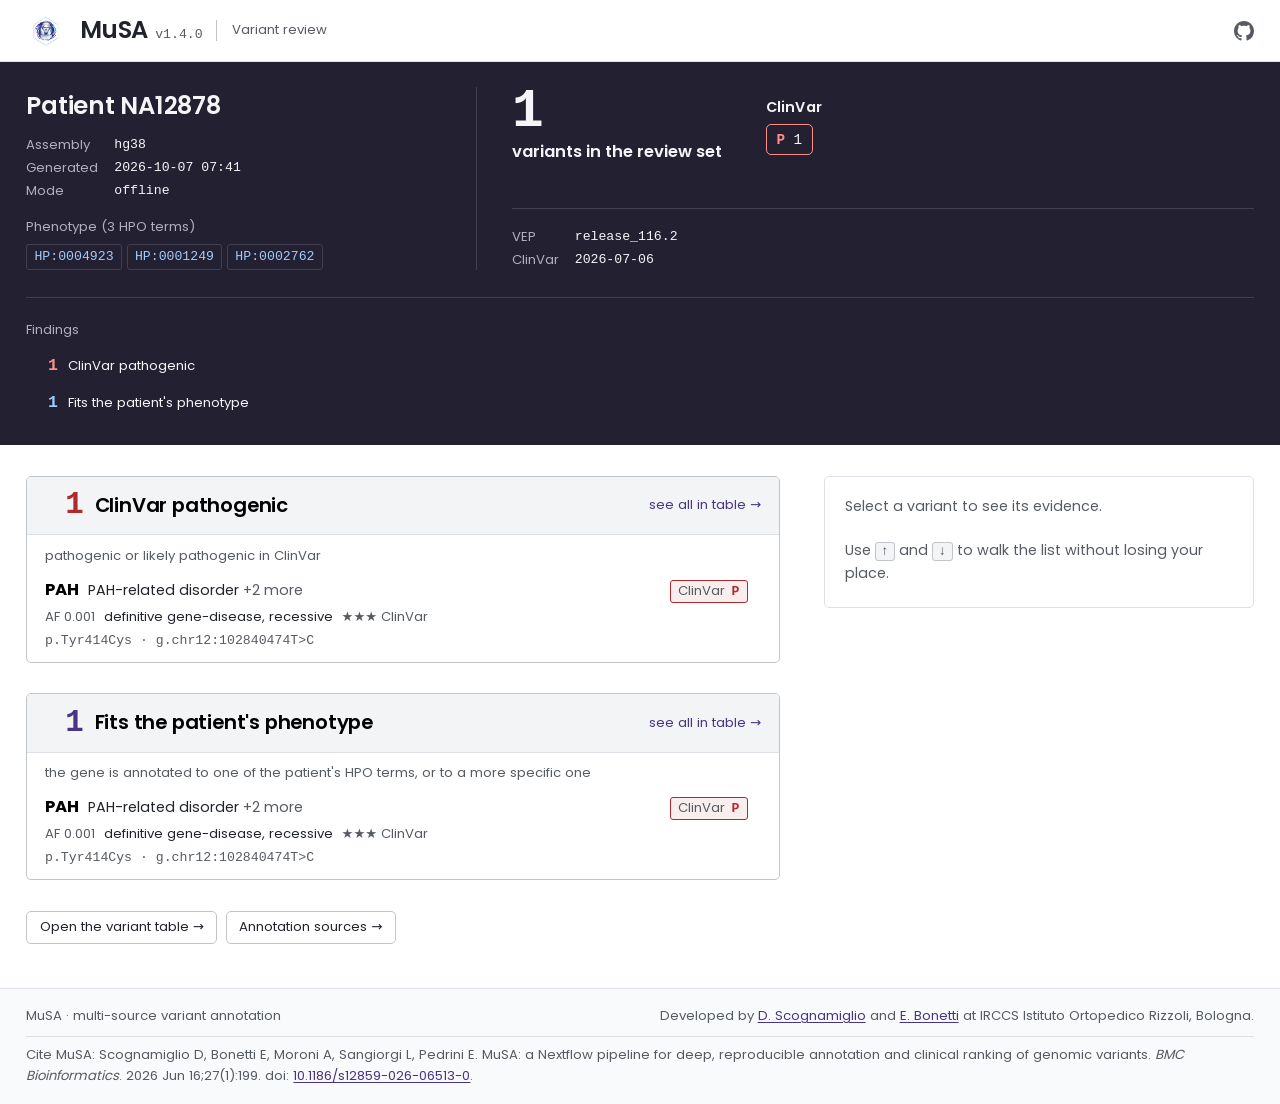
<file: docs/site/example/NA12878_basic.html>
<!DOCTYPE html>
<html lang="en">
<head>
<meta charset="utf-8"/>
<meta name="viewport" content="width=device-width, initial-scale=1"/>
<title>NA12878 &middot; MuSA variant review</title>
<style>
@font-face{font-family:Poppins;font-style:normal;font-weight:400;font-display:block;src:url([data-uri]) format('woff2')}
@font-face{font-family:Poppins;font-style:normal;font-weight:500;font-display:block;src:url([data-uri]) format('woff2')}
@font-face{font-family:Poppins;font-style:normal;font-weight:600;font-display:block;src:url([data-uri]) format('woff2')}
@font-face{font-family:Poppins;font-style:normal;font-weight:700;font-display:block;src:url([data-uri]) format('woff2')}

:root {
  color-scheme: light;

  --bg:             oklch(0.985 0.002 250);
  --surface:        oklch(1     0     0  );
  --surface-sunken: oklch(0.966 0.004 250);
  --border:         oklch(0.905 0.006 250);
  --border-strong:  oklch(0.820 0.008 250);
  --ink:            oklch(0.260 0.012 255);
  --ink-muted:      oklch(0.470 0.013 255);
  /* MuSA's own mark is inked #362276, a deep indigo. Taking the accent from the
     logo rather than inventing one keeps the document on-brand; it is a long way
     from the #6c5fff neon of the previous dark theme. 9.0:1 on --bg. */
  --accent:         oklch(0.395 0.130 292);
  --accent-weak:    oklch(0.395 0.130 292 / 0.09);
  --accent-ring:    oklch(0.395 0.130 292 / 0.32);

  /* Clinical significance ramp. Deliberately not red-to-green: benign resolves to
     teal and likely-benign to blue, so pathogenic vs benign survives deuteranopia
     and protanopia. Every chip also carries its abbreviation as text. */
  --sig-p:    oklch(0.50 0.17  25);
  --sig-lp:   oklch(0.55 0.14  45);
  --sig-vus:  oklch(0.52 0.11  75);
  --sig-lb:   oklch(0.52 0.09 230);
  --sig-b:    oklch(0.47 0.08 165);
  --sig-nc:   oklch(0.55 0.008 255);

  /* The same ramp lifted for the inked band, where the ground is near-black instead
     of white. Not a second palette: same hues, same order, relit. */
  --band:        oklch(0.255 0.035 292);
  --band-ink:    oklch(0.970 0.005 292);
  --band-muted:  oklch(0.760 0.020 292);
  --band-line:   oklch(0.380 0.035 292);
  --band-link:   oklch(0.830 0.080 250);
  --sig-p-lift:   oklch(0.78 0.15  25);
  --sig-lp-lift:  oklch(0.82 0.13  45);
  --sig-vus-lift: oklch(0.86 0.12  90);
  --sig-lb-lift:  oklch(0.80 0.10 230);
  --sig-b-lift:   oklch(0.83 0.11 165);
  --sig-nc-lift:  oklch(0.72 0.012 255);

  /* One family carries the whole document, with weight and tracking doing the work
     the old serif/sans split did. The serif role is gone: it resolved to Times on
     most Linux desktops, which read as a memo from 1998 rather than as a clinical
     record. Data stays mono, always. */
  --font-display: Poppins, ui-sans-serif, system-ui, -apple-system, "Segoe UI", Helvetica, Arial, sans-serif;
  --font-sans:    Poppins, ui-sans-serif, system-ui, -apple-system, "Segoe UI", Helvetica, Arial, sans-serif;
  --font-mono:    ui-monospace, "SF Mono", "Cascadia Mono", Menlo, Consolas, "Liberation Mono", monospace;

  --step--1: 0.75rem;
  --step-0:  0.8125rem;
  --step-1:  0.9375rem;
  --step-2:  1.125rem;
  --step-3:  1.375rem;
  --step-4:  1.75rem;
  --step-5:  2.25rem;
  --step-6:  3rem;

  --radius: 5px;

  --z-sticky:  10;
  --z-panel:   20;
  --z-toast:   30;
  --z-modal:   40;
}


*, *::before, *::after { box-sizing: border-box; margin: 0; padding: 0; }

/* These are read for hours at desk distance on lab monitors, so the whole rem scale
   is set 10% up from browser default rather than each size being nudged by hand. */
html { -webkit-text-size-adjust: 100%; font-size: 110%; }

body {
  background: var(--bg);
  color: var(--ink);
  font-family: var(--font-sans);
  font-size: var(--step-0);
  line-height: 1.55;
  -webkit-font-smoothing: antialiased;
}

a { color: var(--accent); text-decoration-thickness: 1px; text-underline-offset: 2px; }
a:hover { text-decoration-thickness: 2px; }

:focus-visible {
  outline: 2px solid var(--accent);
  outline-offset: 2px;
  border-radius: 3px;
}

.mono { font-family: var(--font-mono); font-variant-numeric: tabular-nums; }

/* Visible to screen readers only. Used to give colour-coded chips a spoken
   equivalent and to label controls that read as icons. */
.sr-only {
  position: absolute; width: 1px; height: 1px; padding: 0; margin: -1px;
  overflow: hidden; clip: rect(0 0 0 0); white-space: nowrap; border: 0;
}

/* ── masthead ─────────────────────────────────────────────────────────────── */
.masthead {
  position: sticky; top: 0; z-index: var(--z-sticky);
  display: flex; align-items: center; justify-content: space-between;
  gap: 1.5rem;
  padding: 0.6rem 1.5rem;
  background: var(--surface);
  border-bottom: 1px solid var(--border);
}
.masthead-id { display: flex; align-items: center; gap: 0.75rem; min-width: 0; }
/* The mark is the image; the wordmark and version are set in type. The banner asset
   carried its own baked-in "v1.0", which goes stale the moment the pipeline is
   tagged again, and no image height made its strapline legible. */
.masthead-mark { height: 40px; width: 40px; display: block; }
.masthead-wordmark {
  display: flex; align-items: baseline; gap: 0.4rem;
  font-family: var(--font-display); font-size: var(--step-3); font-weight: 600;
  letter-spacing: -0.015em; line-height: 1;
}
.masthead-version {
  font-family: var(--font-mono); font-size: var(--step--1); font-weight: 400;
  color: var(--ink-muted); letter-spacing: 0;
}
.masthead-doc {
  font-size: var(--step--1); color: var(--ink-muted);
  padding-left: 0.875rem; border-left: 1px solid var(--border-strong);
}
.masthead-meta {
  display: flex; gap: 1.25rem; flex-wrap: wrap;
  font-family: var(--font-mono); font-size: var(--step--1);
  color: var(--ink-muted); font-variant-numeric: tabular-nums;
}
.masthead-meta b { color: var(--ink); font-weight: 600; }

.masthead-right { display: flex; align-items: center; gap: 1.25rem; }
.masthead-github {
  display: flex; color: var(--ink-muted); line-height: 0;
}
.masthead-github:hover { color: var(--ink); }

/* ── page frame ───────────────────────────────────────────────────────────── */
.wrap { padding: 1.5rem; max-width: 1800px; margin-inline: auto; }

h1.doc-title {
  font-family: var(--font-display); font-weight: 600;
  font-size: var(--step-4); letter-spacing: -0.015em;
  text-wrap: balance; margin-bottom: 0.25rem;
}
.doc-sub { color: var(--ink-muted); font-size: var(--step-1); text-wrap: pretty; }

h2.section-title {
  font-family: var(--font-display); font-weight: 600;
  font-size: var(--step-2); letter-spacing: -0.01em;
  margin-bottom: 0.75rem;
}

/* ── significance chips ───────────────────────────────────────────────────── */
/* The abbreviation is the signal; colour is reinforcement. Removing all colour
   must leave the chip fully readable, which is why the code is always present. */
.chip {
  display: inline-flex; align-items: baseline; gap: 0.3rem;
  font-family: var(--font-mono); font-size: var(--step--1); line-height: 1.4;
  padding: 0.05rem 0.4rem;
  border: 1px solid currentColor; border-radius: 3px;
  white-space: nowrap;
}
.chip b { font-weight: 700; letter-spacing: 0.02em; }
.chip .chip-note { font-weight: 400; opacity: 0.75; }
/* Both classifiers now report on the same five-step scale, which is the point, but
   it means a bare pair of chips reading "P  LB" no longer says which said which.
   Anywhere the two appear side by side outside a headed table column, they are
   named. */
.chip .chip-src {
  font-family: var(--font-sans); font-weight: 400;
  color: var(--ink-muted); margin-right: 0.1rem;
}

.chip.sig-p   { color: var(--sig-p);   background: color-mix(in oklab, var(--sig-p)   8%, transparent); }
.chip.sig-lp  { color: var(--sig-lp);  background: color-mix(in oklab, var(--sig-lp)  8%, transparent); }
.chip.sig-vus { color: var(--sig-vus); background: color-mix(in oklab, var(--sig-vus) 8%, transparent); }
.chip.sig-lb  { color: var(--sig-lb);  background: color-mix(in oklab, var(--sig-lb)  8%, transparent); }
.chip.sig-b   { color: var(--sig-b);   background: color-mix(in oklab, var(--sig-b)   8%, transparent); }
.chip.sig-nc  { color: var(--sig-nc);  background: transparent; border-style: dashed; }

/* ── buttons and controls ─────────────────────────────────────────────────── */
.btn {
  font: inherit; font-size: var(--step--1);
  padding: 0.3rem 0.7rem;
  background: var(--surface); color: var(--ink);
  border: 1px solid var(--border-strong); border-radius: var(--radius);
  cursor: pointer;
  transition: background 140ms ease, border-color 140ms ease;
}
.btn:hover { background: var(--surface-sunken); }
.btn[aria-pressed="true"] {
  background: var(--accent-weak);
  border-color: var(--accent);
  color: var(--accent);
  font-weight: 600;
}

.field {
  font: inherit; font-size: var(--step--1);
  padding: 0.3rem 0.6rem;
  background: var(--surface); color: var(--ink);
  border: 1px solid var(--border-strong); border-radius: var(--radius);
}
.field::placeholder { color: var(--ink-muted); }

/* ── footer ───────────────────────────────────────────────────────────────── */
.doc-footer {
  border-top: 1px solid var(--border);
  padding: 1rem 1.5rem;
  display: flex; flex-wrap: wrap; gap: 0.5rem 1.5rem;
  justify-content: space-between;
  font-size: var(--step--1); color: var(--ink-muted);
}
/* The credit line stays on one line, never wrapping mid-sentence: a name split across
   two rows by a container that happens to be narrow reads as a rendering fault, not as
   a design choice. It can outgrow the footer's own width on a narrow screen; the
   footer scrolls that one line rather than breaking it or forcing the whole page wide. */
.doc-credit { white-space: nowrap; }
.doc-credit a { color: var(--accent); }
.doc-citation {
  flex-basis: 100%; order: 3;
  padding-top: 0.5rem; border-top: 1px solid var(--border);
  text-wrap: pretty;
}
.doc-citation a { color: var(--accent); }

@media (max-width: 700px) {
  .doc-credit { overflow-x: auto; max-width: 100%; }
}

@media (prefers-reduced-motion: reduce) {
  *, *::before, *::after {
    animation-duration: 0.01ms !important;
    animation-iteration-count: 1 !important;
    transition-duration: 0.01ms !important;
  }
}

@media print {
  .masthead { position: static; }
  .no-print { display: none !important; }
  body { background: #fff; }
}


:root { --band-h: 0px; }
html { scroll-padding-top: calc(var(--band-h) + 1rem); }

/* Sticky band, static masthead -- the default for any page that includes this shell,
   not a per-page choice: it lives here rather than in each page's own CSS specifically
   so the @media print override below stays textually last for the cascade. A plain
   rule and a print-scoped rule for the same property have equal specificity, so the
   one later in source order always wins, print or not; the override has to load after
   the default within the SAME file or a later page-specific stylesheet re-asserting
   "sticky" (even harmlessly, for its own unrelated properties) silently wins print
   back. This bit us once already -- see git history. */
.masthead { position: static; }
.band { position: sticky; top: 0; z-index: var(--z-sticky); }

.band {
  display: grid; gap: 1.5rem 2rem; align-items: stretch;
  padding: 1.4rem 1.5rem;
  background: var(--band); color: var(--band-ink);
}

.band-figure { display: grid; gap: 0.1rem; }
.band-n {
  font-family: var(--font-mono); font-variant-numeric: tabular-nums;
  font-size: var(--step-6); font-weight: 600; line-height: 0.95;
  letter-spacing: -0.02em;
}
.band-label { font-size: var(--step-1); font-weight: 600; }

/* Each class as its own bordered box with the count beside the code. Every class is
   equally visible whether it holds four items or six hundred, which is the point. */
.key {
  display: inline-flex; align-items: baseline; gap: 0.45rem;
  padding: 0.2rem 0.55rem;
  font-family: var(--font-mono); font-size: var(--step-0);
  font-variant-numeric: tabular-nums;
  border: 1px solid currentColor; border-radius: var(--radius);
}
.key b { font-weight: 700; letter-spacing: 0.03em; }
.key .key-n { color: var(--band-ink); font-weight: 500; }
.key.sig-p   { color: var(--sig-p-lift); }
.key.sig-lp  { color: var(--sig-lp-lift); }
.key.sig-vus { color: var(--sig-vus-lift); }
.key.sig-lb  { color: var(--sig-lb-lift); }
.key.sig-b   { color: var(--sig-b-lift); }
/* Dashed, matching the chip convention: an absent/unpinned/not-classified state is
   an absence, not a class of its own. */
.key.sig-nc  { color: var(--sig-nc-lift); border-style: dashed; }

@media print {
  .band { position: static; -webkit-print-color-adjust: exact; print-color-adjust: exact; }
}


[hidden] { display: none !important; }

/* What follows the reader down the page is the case, not the software. The masthead
   says "MuSA v1.1.0", which is worth reading once; the band says which patient, which
   review set, and what was found in it, which is worth having at every scroll
   position. Sticky band, static masthead -- and the print override that undoes both
   for the printer -- are shared defaults in musa_report_style.BAND_CSS along with the
   grid base, the hero figure and the .key boxes; what's here is specific to this page:
   the three-column layout and the case/HPO/findings-index content that fills it. */

/* ── inked band ───────────────────────────────────────────────────────────── */
/* Three columns: the case on the left, what was found in it in the middle, an index
   into it on the right. Every count in here is over the review set, so nothing in the
   band can contradict the findings below it. The case identity used to sit in the
   masthead beside the logo, which is the wrong place for it — the masthead identifies
   the software, the band identifies the patient. */
.band {
  grid-template-columns: minmax(0, 0.75fr) minmax(0, 1.5fr) minmax(0, 0.85fr);
}
/* stretch, not start: the two rules are the division between the three blocks, and a
   rule that stops short of the block beside it reads as a rendering accident. */
.band-case, .band-stats {
  border-right: 1px solid var(--band-line); padding-right: 2rem;
}
.case-id {
  font-family: var(--font-display); font-size: var(--step-3); font-weight: 600;
  letter-spacing: -0.01em; margin-bottom: 0.6rem;
}
.case-meta {
  display: grid; grid-template-columns: max-content minmax(0, 1fr);
  gap: 0.15rem 0.9rem; font-size: var(--step--1);
}
.case-meta dt { color: var(--band-muted); }
.case-meta dd { font-family: var(--font-mono); font-variant-numeric: tabular-nums; }

/* HPO terms are the reason this case is being read at all, so they belong beside the
   patient rather than nowhere. Offline the report has the identifiers but not their
   names, so each one links out to the term. */
.case-hpo { margin-top: 0.9rem; }
.case-hpo-label {
  display: block; font-size: var(--step--1); color: var(--band-muted);
  margin-bottom: 0.35rem;
}
.case-hpo-terms { display: flex; flex-wrap: wrap; gap: 0.3rem; }
.case-hpo-terms a {
  font-family: var(--font-mono); font-size: var(--step--1);
  color: var(--band-link); text-decoration: none;
  padding: 0.1rem 0.4rem;
  border: 1px solid var(--band-line); border-radius: 3px;
}
.case-hpo-terms a:hover { border-color: var(--band-link); }
.case-hpo-none { font-size: var(--step--1); color: var(--band-muted); font-style: italic; }

/* Three rows: the figure and the two scales share the first, the middle one is the
   slack that makes this block as tall as the two beside it, and the provenance sits on
   the baseline of the band. */
.band-stats {
  display: grid; gap: 1.25rem 2.5rem; align-items: center;
  grid-template-columns: minmax(0, auto) minmax(0, 1fr);
  grid-template-rows: auto minmax(0, 1fr) auto;
}

/* Which release of VEP and which weekly ClinVar produced these calls. It belongs with
   the counts rather than in the case block: it qualifies the numbers directly above
   it, and a classification is only as current as the database it came from. */
.band-versions {
  grid-column: 1 / -1; grid-row: 3; align-self: end;
  display: grid; grid-template-columns: max-content minmax(0, 1fr);
  gap: 0.15rem 0.9rem;
  padding-top: 1rem; border-top: 1px solid var(--band-line);
  font-size: var(--step--1);
}
.band-versions dt { color: var(--band-muted); }
.band-versions dd {
  font-family: var(--font-mono); font-variant-numeric: tabular-nums;
}

/* ── findings index ───────────────────────────────────────────────────────── */
/* The blocks below, listed with their counts, as the way into them. It answers
   "what did this case turn up, and how much of it" before a single row is read, and
   it saves scrolling past four blocks to reach the fifth. */
.band-index { display: grid; gap: 0.1rem; align-content: start; }
.band-index-label {
  font-size: var(--step--1); color: var(--band-muted);
  margin-bottom: 0.35rem;
}
.index-item {
  display: grid; grid-template-columns: 3.5ch minmax(0, 1fr);
  align-items: baseline; gap: 0.6rem; width: 100%;
  padding: 0.28rem 0.4rem; margin-left: -0.4rem;
  background: none; border: 0; border-radius: var(--radius);
  font: inherit; color: inherit; text-align: left; cursor: pointer;
}
.index-item:hover { background: oklch(1 0 0 / 0.07); }
.index-item:hover .index-title { text-decoration: underline; }
.index-n {
  font-family: var(--font-mono); font-variant-numeric: tabular-nums;
  font-size: var(--step-1); font-weight: 700; text-align: right;
}
.index-item[data-tone="p"]   .index-n { color: var(--sig-p-lift); }
.index-item[data-tone="lp"]  .index-n { color: var(--sig-lp-lift); }
.index-item[data-tone="acc"] .index-n { color: var(--band-link); }
.index-title { font-size: var(--step--1); text-wrap: pretty; }
.band-index-none { font-size: var(--step--1); color: var(--band-muted); font-style: italic; }

.band-scales { display: grid; gap: 1rem; }
.scale-head {
  display: flex; align-items: baseline; gap: 0.6rem;
  margin-bottom: 0.35rem;
}
.scale-name {
  font-size: var(--step-0); font-weight: 600; letter-spacing: 0.01em;
}
.scale-meta { font-size: var(--step--1); color: var(--band-muted); }

/* .key itself (the bordered per-class box) is shared -- see musa_report_style.BAND_CSS. */
.scale-keys { display: flex; flex-wrap: wrap; gap: 0.4rem; }

/* ── overview ─────────────────────────────────────────────────────────────── */
/* Findings on the left, the selected variant's evidence on the right. A reader
   triaging candidates has to see the list and one variant at the same time; a
   dialog covers exactly the thing being compared against. */
.overview {
  display: grid; align-items: start; gap: 2rem 2.5rem;
  grid-template-columns: minmax(0, 1fr) minmax(340px, 430px);
  max-width: 1620px; margin-inline: auto;
  padding: 1.75rem 1.5rem 2.5rem;
  background: var(--surface);
}
/* Sticky under a sticky band: the offset has to be the band's real height or the
   variant's name and its classification chips sit behind it, which is the half of the
   panel that says whether this variant is worth the read. */
.ov-detail {
  position: sticky; top: calc(var(--band-h) + 1rem);
  max-height: calc(100vh - var(--band-h) - 2rem); overflow: auto;
  border: 1px solid var(--border); border-radius: var(--radius);
  padding: 1rem 1.15rem 1.25rem;
  background: var(--surface);
}
/* ── priority findings ────────────────────────────────────────────────────── */
/* Each block is its own bounded object. They were separated only by a hairline and a
   gap, which left five lists reading as one long list; a reader could not see where
   one reason to look ended and the next began. */
/* No top margin: .priority is .ov-main's first child, and .ov-main sits beside
   .ov-detail in the same grid row. Any margin here pushed the first block down while
   the evidence panel started flush, so the two never lined up at the top. */
.priority { display: flex; flex-direction: column; gap: 1.75rem; }
.priority-group {
  border: 1px solid var(--border-strong); border-radius: var(--radius);
  background: var(--surface); overflow: hidden;
  /* The band is sticky, so a block jumped to from the index would otherwise land with
     its header underneath it. */
  scroll-margin-top: calc(var(--band-h) + 1rem);
}
.priority-head {
  display: grid; grid-template-columns: auto minmax(0, 1fr) auto;
  align-items: center; gap: 0.65rem; width: 100%;
  padding: 0.75rem 1rem 0.75rem 0.65rem;
  background: var(--surface-sunken);
  border: 0; border-bottom: 1px solid var(--border);
  font: inherit; text-align: left; cursor: pointer;
}
.priority-head:hover { background: var(--accent-weak); }
.priority-head:hover .priority-open { text-decoration: underline; }
.priority-n {
  font-family: var(--font-mono); font-variant-numeric: tabular-nums;
  font-size: var(--step-4); font-weight: 700; line-height: 1;
  min-width: 2.4ch; text-align: right; letter-spacing: -0.02em;
}
.priority-group[data-tone="p"]   .priority-n { color: var(--sig-p); }
.priority-group[data-tone="lp"]  .priority-n { color: var(--sig-lp); }
.priority-group[data-tone="acc"] .priority-n { color: var(--accent); }
.priority-title {
  font-family: var(--font-display);
  font-size: var(--step-2); font-weight: 600; letter-spacing: -0.01em;
  line-height: 1.2; text-wrap: balance;
}
.priority-open {
  font-size: var(--step--1); color: var(--accent); white-space: nowrap;
}
.priority-why {
  font-size: var(--step--1); color: var(--ink-muted);
  padding: 0.6rem 1rem 0; text-wrap: pretty;
}
/* Gene and disease are the headline of the row, on one line and at reading size:
   "CPT2 p.Ser113Leu P" never says what the variant is pathogenic *for*, and that is
   what decides whether it bears on the case. The coordinates drop to a second line
   as the supporting detail they are. */
.finding {
  display: grid;
  grid-template-columns: minmax(0, 1fr) auto auto;
  align-items: baseline; gap: 0.2rem 0.75rem; width: 100%;
  padding: 0.6rem 1rem;
  background: none; border: 0;
  font: inherit; text-align: left; cursor: pointer;
}
.finding + .finding { border-top: 1px solid var(--border); }
.finding:first-of-type { border-top: 1px solid var(--border); margin-top: 0.6rem; }
.finding:hover { background: var(--surface-sunken); }
.finding[aria-current="true"] {
  background: var(--accent-weak);
  box-shadow: inset 3px 0 0 var(--accent);
}
/* The triage signals that decide whether a row is worth opening: impact, zygosity,
   absence from gnomAD, the gene's established relationship. Reading them off the
   list is the whole point of the list. */
.finding-tags {
  grid-column: 1 / -1; display: flex; flex-wrap: wrap; gap: 0.2rem 0.5rem;
  font-size: var(--step--1); color: var(--ink-muted);
}
.finding-tags .tag { white-space: nowrap; }
.finding-tags .tag.on { color: var(--sig-p); font-weight: 600; }
.finding-tags .tag.gene { color: var(--ink); }
.finding-head { display: flex; flex-wrap: wrap; align-items: baseline; gap: 0.5rem; }
.finding-gene {
  font-size: var(--step-1); font-weight: 700; letter-spacing: -0.005em;
  white-space: nowrap;
}
.finding-disease { font-size: var(--step-0); color: var(--ink); text-wrap: pretty; }
.finding-disease.absent { color: var(--ink-muted); font-style: italic; }
.finding-more { color: var(--ink-muted); font-style: normal; }
.finding-change {
  grid-column: 1 / -1;
  font-family: var(--font-mono); font-size: var(--step--1); color: var(--ink-muted);
  overflow: hidden; text-overflow: ellipsis; white-space: nowrap;
}
.priority-more {
  font-size: var(--step--1); color: var(--ink-muted);
  padding: 0.6rem 1rem; background: var(--surface-sunken);
  border-top: 1px solid var(--border);
}
.priority-none { font-size: var(--step-0); color: var(--ink-muted); margin-top: 1rem; }
.ov-actions { margin-top: 1.75rem; display: flex; flex-wrap: wrap; gap: 0.5rem; }

/* ── sources view ─────────────────────────────────────────────────────────── */
.sources { max-width: 1180px; padding: 1.5rem; }
.sources-lead { color: var(--ink-muted); margin: 0 0 1.25rem; max-width: 78ch; }
.sources h2 { font-family: var(--font-display); font-size: var(--step-1); margin: 1.75rem 0 0.5rem; }
.sources table { width: 100%; border-collapse: collapse; font-size: var(--step--1); }
.sources th, .sources td {
  text-align: left; vertical-align: top; padding: 0.4rem 0.6rem;
  border-bottom: 1px solid var(--border);
}
.sources th { color: var(--ink-muted); font-weight: 600; }
.sources td.src-cat { color: var(--ink-muted); white-space: nowrap; }
.sources td.src-name { font-weight: 600; white-space: nowrap; }
.sources tr.src-off td { color: var(--ink-muted); }
.sources tr.src-off td.src-name { font-weight: 400; }
.src-status { white-space: nowrap; }

/* ── control bar ──────────────────────────────────────────────────────────── */
.controls {
  /* Under the band, never over it: same sticky layer, and the control bar comes later
     in the document, so it needs the lower index explicitly. */
  position: sticky; top: var(--band-h); z-index: calc(var(--z-sticky) - 1);
  display: flex; flex-wrap: wrap; align-items: center; gap: 0.5rem 0.75rem;
  padding: 0.6rem 1.5rem;
  background: var(--surface-sunken);
  border-bottom: 1px solid var(--border);
}
.controls-group { display: flex; align-items: center; gap: 0.35rem; }
.controls-sep { width: 1px; height: 20px; background: var(--border-strong); }
#search { min-width: 260px; }
/* The active group filter is a removable object, not a mode you have to remember
   you are in: it names itself and carries the control that clears it. */
#filterChip {
  display: inline-flex; align-items: center; gap: 0.45rem;
  padding: 0.2rem 0.3rem 0.2rem 0.6rem;
  font-size: var(--step--1);
  background: var(--accent-weak); color: var(--accent);
  border: 1px solid var(--accent-ring); border-radius: 999px;
}
#filterChip button {
  font: inherit; line-height: 1; cursor: pointer; color: inherit;
  background: none; border: 0; border-radius: 999px; padding: 0.15rem 0.35rem;
}
#filterChip button:hover { background: var(--surface); }

.result-count {
  margin-left: auto;
  font-family: var(--font-mono); font-variant-numeric: tabular-nums;
  font-size: var(--step--1); color: var(--ink-muted);
}

/* ── table + panel ────────────────────────────────────────────────────────── */
.workspace { display: flex; align-items: stretch; min-height: 0; }
.table-region { flex: 1 1 auto; min-width: 0; }
/* max-height rather than height: a filtered view of two rows should not leave two
   thirds of a screen of empty table under it. The virtual scroller reads
   clientHeight, which converges either way because the pad rows carry the real
   height of the row set. */
#scroller {
  height: auto; max-height: calc(100vh - var(--band-h) - 6rem); min-height: 180px;
  overflow: auto; background: var(--surface);
  border-right: 1px solid var(--border);
}
table.variants {
  width: 100%; border-collapse: separate; border-spacing: 0;
  font-size: var(--step-0);
}
table.variants thead th {
  position: sticky; top: 0; z-index: 2;
  background: var(--surface-sunken);
  text-align: left; font-weight: 600; font-size: var(--step--1);
  color: var(--ink-muted);
  padding: 0.45rem 0.6rem; white-space: nowrap;
  border-bottom: 1px solid var(--border-strong);
  cursor: pointer; user-select: none;
}
table.variants thead th:hover { color: var(--ink); }
table.variants thead th .sort-mark { opacity: 0.35; margin-left: 0.25rem; }
table.variants thead th[aria-sort="ascending"],
table.variants thead th[aria-sort="descending"] { color: var(--accent); }
table.variants thead th[aria-sort] .sort-mark { opacity: 1; }
#padTop td, #padBottom td { padding: 0; border: 0; }
table.variants tbody td {
  height: 30px; padding: 0 0.6rem; border-bottom: 1px solid var(--border);
  white-space: nowrap; overflow: hidden; text-overflow: ellipsis; max-width: 22ch;
}
table.variants tbody td.col-gene { font-weight: 600; max-width: 14ch; }
table.variants tbody td.col-mono,
table.variants tbody td.col-af { font-family: var(--font-mono); font-variant-numeric: tabular-nums; }
table.variants tbody tr { cursor: pointer; }
table.variants tbody tr:hover td { background: var(--surface-sunken); }
table.variants tbody tr[aria-selected="true"] td {
  background: var(--accent-weak);
  box-shadow: inset 0 0 0 1px var(--accent-ring);
}
.csq { font-size: var(--step--1); color: var(--ink-muted); }
table.variants tbody td.col-af { text-align: right; }
.af-value { color: var(--ink); }
.af-absent {
  font-family: var(--font-sans); font-style: italic;
  color: var(--sig-p); font-size: var(--step--1);
}
.stars { color: var(--sig-vus); letter-spacing: 0.06em; }
/* The hollow stars are aria-hidden decoration beside the spelled-out review status,
   but they still have to be legible: --border-strong sat at 1.74:1. */
.stars-empty { color: oklch(0.53 0.01 255); }
.stars-note { color: var(--ink-muted); font-family: var(--font-sans); }

/* ── variant detail ───────────────────────────────────────────────────────── */
/* One block of markup, two homes: docked beside the table, where arrow keys walk
   the list without the page reflowing, and inside the dialog the findings open. */
.panel {
  flex: 0 0 380px; max-width: 380px;
  max-height: calc(100vh - var(--band-h) - 6rem); min-height: 180px;
  overflow: auto; background: var(--surface); padding: 1rem 1.25rem;
}
.panel-empty { color: var(--ink-muted); font-size: var(--step-0); }
.panel-empty kbd {
  font-family: var(--font-mono); font-size: var(--step--1);
  padding: 0.05rem 0.3rem; border: 1px solid var(--border-strong);
  border-radius: 3px; background: var(--surface-sunken);
}
.detail h3 {
  font-family: var(--font-display); font-size: var(--step-3); font-weight: 600;
  margin-bottom: 0.15rem;
}
.detail-change {
  font-family: var(--font-mono); font-size: var(--step-0); font-weight: 400;
  color: var(--ink-muted);
}

/* The read of the evidence, above the evidence. Each line is one fact already
   interpreted, so the reader is not left holding eight fields in their head. */
.assess { list-style: none; display: grid; gap: 0.3rem; margin: 0.85rem 0 0.5rem; }
.assess li {
  position: relative; padding-left: 1.1rem;
  font-size: var(--step-0); text-wrap: pretty;
}
.assess li::before {
  content: "•"; position: absolute; left: 0.15rem;
  color: var(--ink-muted); font-weight: 700;
}
.assess li.hit { font-weight: 600; }
.assess li.hit::before  { content: "▸"; color: var(--sig-p); }
.assess li.warn::before { content: "!"; color: var(--sig-lp); }

.detail-sec { margin-top: 1.1rem; }
.detail-sec h4 {
  font-size: var(--step--1); font-weight: 600; letter-spacing: 0.04em;
  text-transform: uppercase; color: var(--ink-muted);
  padding-bottom: 0.25rem; margin-bottom: 0.5rem;
  border-bottom: 1px solid var(--border);
}
.detail .refs { display: flex; flex-wrap: wrap; gap: 0.3rem 0.5rem; }
.detail a.ref {
  font-family: var(--font-mono); font-size: var(--step--1);
  text-decoration: none; color: var(--accent);
  border-bottom: 1px solid var(--accent-ring);
}
.detail a.ref:hover { border-bottom-width: 2px; }
.detail details > summary { cursor: pointer; }
.detail details[open] > summary { margin-bottom: 0.3rem; color: var(--ink-muted); }

table.qual { border-collapse: collapse; width: 100%; }
table.qual th {
  text-align: left; font-weight: 400; color: var(--ink-muted);
  font-family: var(--font-sans); padding: 0.1rem 0.6rem 0.1rem 0;
  white-space: nowrap;
}
table.qual td {
  font-family: var(--font-mono); font-variant-numeric: tabular-nums;
  padding: 0.1rem 0;
}
.panel-gdna {
  font-family: var(--font-mono); font-size: var(--step--1);
  color: var(--ink-muted); word-break: break-all; margin-bottom: 0.75rem;
}
.panel-chips { display: flex; flex-wrap: wrap; gap: 0.35rem; margin-bottom: 1rem; }
.detail dl { display: grid; grid-template-columns: minmax(0,1fr); gap: 0.6rem; }
.detail dt {
  font-size: var(--step--1); color: var(--ink-muted); margin-bottom: 0.1rem;
}
.detail dd {
  font-family: var(--font-mono); font-size: var(--step--1);
  word-break: break-word; white-space: pre-wrap;
}
.detail dd.plain { font-family: var(--font-sans); }
.detail dd.absent { font-family: var(--font-sans); color: var(--ink-muted); font-style: italic; }
.panel-links { display: flex; flex-wrap: wrap; gap: 0.4rem; margin-top: 1rem; }
.panel-links details { width: 100%; }
.panel-links details summary {
  font-size: var(--step--1); color: var(--ink-muted); cursor: pointer;
}
.panel-links a {
  font-size: var(--step--1); padding: 0.25rem 0.55rem;
  border: 1px solid var(--border-strong); border-radius: var(--radius);
  text-decoration: none; color: var(--accent);
}
.panel-links a:hover { background: var(--accent-weak); }

@media (max-width: 1100px) {
  .workspace { flex-direction: column; }
  .panel { flex: 1 1 auto; max-width: none; max-height: none; border-top: 1px solid var(--border); }
  #scroller { max-height: 60vh; border-right: none; }
  .overview { grid-template-columns: minmax(0, 1fr); }
  .ov-detail { position: static; max-height: none; }
}

/* The band is worth keeping on screen only while it costs a band's height. Below this
   width it wraps to two rows, and on a short screen it would take a third of the
   viewport, so it goes back to scrolling with the page. JS reads the computed position
   and zeroes --band-h, so everything measuring against it follows. */
@media (max-width: 1280px), (max-height: 760px) {
  .band { position: static; }
}

@media (max-width: 1280px) {
  .band { grid-template-columns: minmax(0, 0.85fr) minmax(0, 1.4fr); }
  .band-stats { border-right: 0; padding-right: 0; }
  .band-index { grid-column: 1 / -1; padding-top: 1.25rem; border-top: 1px solid var(--band-line); }
}

@media (max-width: 1000px) {
  .band, .band-stats { grid-template-columns: minmax(0, 1fr); }
  .band-case, .band-stats {
    border-right: 0; padding-right: 0;
    border-bottom: 1px solid var(--band-line); padding-bottom: 1.25rem;
  }
}

@media print {
  .no-print, #view-table { display: none !important; }
  .priority-open { display: none; }
  /* .band's print rule (static, colour-adjust exact) is shared -- see BAND_CSS. */
  .ov-detail { position: static; max-height: none; }
}

</style>
</head>
<body>

<header class="masthead">
  <div class="masthead-id"><img class="masthead-mark" src="[data-uri]" alt=""/><span class="masthead-wordmark">MuSA<span class="masthead-version">v1.4.0</span></span><span class="masthead-doc">Variant review</span></div>
  <div class="masthead-right"><a class="masthead-github" href="https://github.com/davide-scognamiglio/MuSA" target="_blank" rel="noopener noreferrer" aria-label="MuSA on GitHub"><svg viewBox="0 0 16 16" width="20" height="20" fill="currentColor" aria-hidden="true"><path d="M8 0C3.58 0 0 3.58 0 8c0 3.54 2.29 6.53 5.47 7.59.4.07.55-.17.55-.38 0-.19-.01-.82-.01-1.49-2.01.37-2.53-.49-2.69-.94-.09-.23-.48-.94-.82-1.13-.28-.15-.68-.52-.01-.53.63-.01 1.08.58 1.23.82.72 1.21 1.87.87 2.33.66.07-.52.28-.87.51-1.07-1.78-.2-3.64-.89-3.64-3.95 0-.87.31-1.59.82-2.15-.08-.2-.36-1.02.08-2.12 0 0 .67-.21 2.2.82.64-.18 1.32-.27 2-.27.68 0 1.36.09 2 .27 1.53-1.04 2.2-.82 2.2-.82.44 1.1.16 1.92.08 2.12.51.56.82 1.27.82 2.15 0 3.07-1.87 3.75-3.65 3.95.29.25.54.73.54 1.48 0 1.07-.01 1.93-.01 2.2 0 .21.15.46.55.38A8.01 8.01 0 0 0 16 8c0-4.42-3.58-8-8-8z"/></svg></a></div>
</header>

<section class="band">
  <div class="band-case">
    <h1 class="case-id">Patient NA12878</h1>
    <dl class="case-meta">
      <dt>Assembly</dt><dd>hg38</dd>
      <dt>Generated</dt><dd>2026-10-07 07:41</dd>
      <dt>Mode</dt><dd>offline</dd>
    </dl>
    <div class="case-hpo"><span class="case-hpo-label">Phenotype (3 HPO terms)</span><div class="case-hpo-terms"><a href="https://hpo.jax.org/browse/term/HP:0004923" target="_blank" rel="noopener noreferrer">HP:0004923</a><a href="https://hpo.jax.org/browse/term/HP:0001249" target="_blank" rel="noopener noreferrer">HP:0001249</a><a href="https://hpo.jax.org/browse/term/HP:0002762" target="_blank" rel="noopener noreferrer">HP:0002762</a></div></div>
  </div>
  <div class="band-stats">
    <div class="band-figure">
      <span class="band-n">1</span>
      <span class="band-label" title="Rare, protein-affecting, and not called benign or likely benign by ClinVar. Drawn from 11 annotated, all of which are in this document.">variants in the review set</span>
    </div>
    <div class="band-scales"><div class="scale"><div class="scale-head"><span class="scale-name">ClinVar</span><span class="scale-meta"></span></div><div class="scale-keys"><span class="key sig-p"><b>P</b><span class="key-n">1</span><span class="sr-only"> pathogenic</span></span></div></div></div>
    <dl class="band-versions" aria-label="Annotation source versions"><dt>VEP</dt><dd>release_116.2</dd><dt>ClinVar</dt><dd>2026-07-06</dd></dl>
  </div>
  <nav class="band-index" aria-label="Findings blocks"><span class="band-index-label">Findings</span><button class="index-item" type="button" data-jump="g-flagged" data-tone="p"><span class="index-n">1</span><span class="index-title">ClinVar pathogenic</span></button><button class="index-item" type="button" data-jump="g-phenotype" data-tone="acc"><span class="index-n">1</span><span class="index-title">Fits the patient's phenotype</span></button></nav>
</section>

<main class="view" id="view-overview">
  <section class="overview">
    <div class="ov-main">
      <div class="priority"><section class="priority-group" id="g-flagged" data-tone="p"><button class="priority-head" type="button" data-group="flagged" data-group-label="ClinVar pathogenic"><span class="priority-n">1</span><span class="priority-title">ClinVar pathogenic</span><span class="priority-open no-print">see all in table &rarr;</span></button><p class="priority-why">pathogenic or likely pathogenic in ClinVar</p><button class="finding" type="button" data-goto="4"><span class="finding-head"><span class="finding-gene">PAH</span><span class="finding-disease">PAH-related disorder <i class="finding-more">+2 more</i></span></span><span class="chip sig-p"><span class="chip-src">ClinVar</span><b>P</b><span class="sr-only"> pathogenic</span></span><span class="finding-tags"><span class="tag">AF 0.001</span><span class="tag gene">definitive gene-disease, recessive</span><span class="tag">★★★ ClinVar</span></span><span class="finding-change">p.Tyr414Cys · g.chr12:102840474T&gt;C</span></button></section><section class="priority-group" id="g-phenotype" data-tone="acc"><button class="priority-head" type="button" data-group="phenotype" data-group-label="Fits the patient's phenotype"><span class="priority-n">1</span><span class="priority-title">Fits the patient's phenotype</span><span class="priority-open no-print">see all in table &rarr;</span></button><p class="priority-why">the gene is annotated to one of the patient's HPO terms, or to a more specific one</p><button class="finding" type="button" data-goto="4"><span class="finding-head"><span class="finding-gene">PAH</span><span class="finding-disease">PAH-related disorder <i class="finding-more">+2 more</i></span></span><span class="chip sig-p"><span class="chip-src">ClinVar</span><b>P</b><span class="sr-only"> pathogenic</span></span><span class="finding-tags"><span class="tag">AF 0.001</span><span class="tag gene">definitive gene-disease, recessive</span><span class="tag">★★★ ClinVar</span></span><span class="finding-change">p.Tyr414Cys · g.chr12:102840474T&gt;C</span></button></section></div>
      <div class="ov-actions no-print">
        <button class="btn" type="button" id="openTable">Open the variant table &rarr;</button>
        <button class="btn" type="button" id="openSources">Annotation sources &rarr;</button>
      </div>
    </div>
    <aside class="ov-detail" id="ovPanel" aria-live="polite" aria-label="Variant evidence"></aside>
  </section>
</main>

<main class="view" id="view-table" hidden>
  <div class="controls no-print">
    <button class="btn" type="button" id="backToOverview">&larr; Findings</button>
    <div class="controls-sep" aria-hidden="true"></div>
    <div class="controls-group" role="group" aria-label="Which variants to show">
      <button class="btn" type="button" data-view="review" aria-pressed="true">Review set</button>
      <button class="btn" type="button" data-view="all" aria-pressed="false">All variants</button>
    </div>
    <span id="filterChip" hidden></span>
    <label class="sr-only" for="search">Search by gene, coordinate, cDNA or protein change</label>
    <input class="field" id="search" type="search" placeholder="Gene, coordinate, cDNA or protein change"/>
    <span class="result-count" id="resultCount" role="status" aria-live="polite"></span>
  </div>

  <div class="workspace">
    <div class="table-region">
      <div id="scroller">
        <table class="variants">
          <thead><tr><th scope="col" tabindex="0" data-key="Hugo_Symbol">Gene<span class="sort-mark" aria-hidden="true">&#8597;</span></th><th scope="col" tabindex="0" data-key="genome_change">gDNA<span class="sort-mark" aria-hidden="true">&#8597;</span></th><th scope="col" tabindex="0" data-key="HGVSc">cDNA<span class="sort-mark" aria-hidden="true">&#8597;</span></th><th scope="col" tabindex="0" data-key="HGVSp_VEP">Protein<span class="sort-mark" aria-hidden="true">&#8597;</span></th><th scope="col" tabindex="0" data-key="Consequence">Consequence<span class="sort-mark" aria-hidden="true">&#8597;</span></th><th scope="col" tabindex="0" data-key="encoded_CLNSIG">ClinVar<span class="sort-mark" aria-hidden="true">&#8597;</span></th><th scope="col" tabindex="0" data-key="MAX_AF">Max AF<span class="sort-mark" aria-hidden="true">&#8597;</span></th></tr></thead>
          <tbody id="tbody-pad-top-holder">
            <tr id="padTop" aria-hidden="true"><td colspan="7"></td></tr>
          </tbody>
          <tbody id="tbody"></tbody>
          <tbody>
            <tr id="padBottom" aria-hidden="true"><td colspan="7"></td></tr>
          </tbody>
        </table>
      </div>
    </div>
    <aside class="panel" id="panel" aria-live="polite" aria-label="Variant detail"></aside>
  </div>
</main>

<main class="view" id="view-sources" hidden>
  <div class="controls no-print">
    <button class="btn" type="button" id="sourcesBack">&larr; Findings</button>
  </div>
  <section class="sources"><p class="sources-lead">This report was built from <strong>17</strong> of the 103 annotation sources MuSA can use. Each one is listed with the pipeline step that brought it in and the version installed for this run; sources this run did not use are greyed out with the option that turns them on.</p><h2>Variant level</h2><table><thead><tr><th>Evidence</th><th>Source</th><th>What it adds</th><th>Brought in by</th><th>Version</th><th>In this run</th></tr></thead><tbody><tr class=""><td class="src-cat">Consequence and transcript</td><td class="src-name">Ensembl / GENCODE gene models</td><td>Consequence, impact, transcript (MANE Select first), exon/intron, HGVS, HGNC symbol</td><td>Ensembl VEP cache <code>VEP_ANNOTATE_VCF</code></td><td>116</td><td class="src-status">used</td></tr><tr class=""><td class="src-cat"></td><td class="src-name">MANE (NCBI / EMBL-EBI)</td><td>MANE Select and MANE Plus Clinical transcript flags</td><td>Ensembl VEP cache <code>VEP_ANNOTATE_VCF</code></td><td>116</td><td class="src-status">used</td></tr><tr class=""><td class="src-cat"></td><td class="src-name">UniProt (protein identifiers)</td><td>Swiss-Prot, TrEMBL and UniParc accessions of the affected protein</td><td>Ensembl VEP cache <code>VEP_ANNOTATE_VCF</code></td><td>116</td><td class="src-status">used</td></tr><tr class=""><td class="src-cat"></td><td class="src-name">Protein domains (Pfam, PROSITE, SMART, …)</td><td>Protein domains and miRNA structures overlapped by the variant</td><td>Ensembl VEP cache <code>VEP_ANNOTATE_VCF</code></td><td>116</td><td class="src-status">used</td></tr><tr class="src-off"><td class="src-cat"></td><td class="src-name">InterPro</td><td>InterPro domain of the affected residue</td><td>dbNSFP <code>DBNSFP_ANNOTATE_VCF_CHR</code></td><td>5.3.1a</td><td class="src-status">off &middot; needs --extended true</td></tr><tr class=""><td class="src-cat">Known variants and literature</td><td class="src-name">dbSNP</td><td>rsIDs and other known-variant identifiers (COSMIC, HGMD public) at the same position</td><td>Ensembl VEP cache <code>VEP_ANNOTATE_VCF</code></td><td>116</td><td class="src-status">used</td></tr><tr class=""><td class="src-cat"></td><td class="src-name">Ensembl variation phenotypes and literature</td><td>Phenotype associations of the variant and gene, somatic status, PubMed IDs</td><td>Ensembl VEP cache <code>VEP_ANNOTATE_VCF</code></td><td>116</td><td class="src-status">used</td></tr><tr class="src-off"><td class="src-cat"></td><td class="src-name">GWAS Catalog</td><td>Published genome-wide associations of the variant (study, trait, p-value, effect) and of the gene</td><td>dbNSFP gene file <code>DBNSFP_GENE_ANNOTATE_MAF</code></td><td>5.3.1a</td><td class="src-status">off &middot; needs --extended true</td></tr><tr class=""><td class="src-cat">Clinical assertions</td><td class="src-name">ClinVar</td><td>Clinical significance, review status, condition, conflicting submissions, cross-references</td><td>ClinVar <code>VEP_ANNOTATE_VCF (--custom)</code></td><td>2026-07-06</td><td class="src-status">used</td></tr><tr class=""><td class="src-cat"></td><td class="src-name">ClinGen expert-panel classifications</td><td>Variant classifications by ClinGen Variant Curation Expert Panels, with ACMG evidence codes</td><td>ClinGen Evidence Repository <code>VEP_ANNOTATE_VCF (--custom)</code></td><td>installed 2026-10-05</td><td class="src-status">used</td></tr><tr class=""><td class="src-cat">Population frequency</td><td class="src-name">gnomAD v4.1</td><td>Exome, genome and joint allele frequencies by ancestry group; the maximum population frequency</td><td>Ensembl VEP cache <code>VEP_ANNOTATE_VCF</code></td><td>116</td><td class="src-status">used</td></tr><tr class="src-off"><td class="src-cat"></td><td class="src-name">gnomAD v2.1.1</td><td>Exome frequencies in the controls, non-cancer and non-neuro subsets</td><td>dbNSFP <code>DBNSFP_ANNOTATE_VCF_CHR</code></td><td>5.3.1a</td><td class="src-status">off &middot; needs --extended true</td></tr><tr class=""><td class="src-cat"></td><td class="src-name">1000 Genomes phase 3</td><td>Allele frequencies in five continental groups</td><td>Ensembl VEP cache <code>VEP_ANNOTATE_VCF</code></td><td>116</td><td class="src-status">used</td></tr><tr class="src-off"><td class="src-cat"></td><td class="src-name">TOPMed (freeze 8)</td><td>Allele frequencies from the NHLBI TOPMed programme</td><td>dbNSFP <code>DBNSFP_ANNOTATE_VCF_CHR</code></td><td>5.3.1a</td><td class="src-status">off &middot; needs --extended true</td></tr><tr class="src-off"><td class="src-cat"></td><td class="src-name">ALFA (NCBI)</td><td>Allele frequencies in 12 populations from dbGaP studies</td><td>dbNSFP <code>DBNSFP_ANNOTATE_VCF_CHR</code></td><td>5.3.1a</td><td class="src-status">off &middot; needs --extended true</td></tr><tr class="src-off"><td class="src-cat"></td><td class="src-name">All of Us</td><td>Allele frequencies by ancestry group from the All of Us Research Program</td><td>dbNSFP <code>DBNSFP_ANNOTATE_VCF_CHR</code></td><td>5.3.1a</td><td class="src-status">off &middot; needs --extended true</td></tr><tr class="src-off"><td class="src-cat"></td><td class="src-name">Regeneron Genetics Center Million Exomes</td><td>Allele frequencies in about 30 populations (academic use only)</td><td>dbNSFP <code>DBNSFP_ANNOTATE_VCF_CHR</code></td><td>5.3.1a</td><td class="src-status">off &middot; needs --extended true</td></tr><tr class="src-off"><td class="src-cat"></td><td class="src-name">Archaic hominin genomes</td><td>Genotypes of the Altai, Vindija and Chagyrskaya Neanderthals and the Denisovan</td><td>dbNSFP <code>DBNSFP_ANNOTATE_VCF_CHR</code></td><td>5.3.1a</td><td class="src-status">off &middot; needs --extended true</td></tr><tr class=""><td class="src-cat">Pathogenicity predictors</td><td class="src-name">SIFT</td><td>Sequence-conservation missense predictor, for the transcript VEP picked</td><td>Ensembl VEP cache <code>VEP_ANNOTATE_VCF</code></td><td>116</td><td class="src-status">used</td></tr><tr class="src-off"><td class="src-cat"></td><td class="src-name">SIFT4G</td><td>Fast SIFT on a newer protein database</td><td>dbNSFP <code>DBNSFP_ANNOTATE_VCF_CHR</code></td><td>5.3.1a</td><td class="src-status">off &middot; needs --extended true</td></tr><tr class=""><td class="src-cat"></td><td class="src-name">PolyPhen-2</td><td>Structure and conservation missense predictor, for the transcript VEP picked</td><td>Ensembl VEP cache <code>VEP_ANNOTATE_VCF</code></td><td>116</td><td class="src-status">used</td></tr><tr class="src-off"><td class="src-cat"></td><td class="src-name">MutationTaster</td><td>Disease-causing potential of sequence changes</td><td>dbNSFP <code>DBNSFP_ANNOTATE_VCF_CHR</code></td><td>5.3.1a</td><td class="src-status">off &middot; needs --extended true</td></tr><tr class="src-off"><td class="src-cat"></td><td class="src-name">MutationAssessor</td><td>Functional impact from evolutionary conservation</td><td>dbNSFP <code>DBNSFP_ANNOTATE_VCF_CHR</code></td><td>5.3.1a</td><td class="src-status">off &middot; needs --extended true</td></tr><tr class="src-off"><td class="src-cat"></td><td class="src-name">PROVEAN</td><td>Alignment-based impact of amino acid changes</td><td>dbNSFP <code>DBNSFP_ANNOTATE_VCF_CHR</code></td><td>5.3.1a</td><td class="src-status">off &middot; needs --extended true</td></tr><tr class="src-off"><td class="src-cat"></td><td class="src-name">VEST4</td><td>Random-forest missense predictor</td><td>dbNSFP <code>DBNSFP_ANNOTATE_VCF_CHR</code></td><td>5.3.1a</td><td class="src-status">off &middot; needs --extended true</td></tr><tr class="src-off"><td class="src-cat"></td><td class="src-name">MetaSVM</td><td>SVM ensemble of predictors</td><td>dbNSFP <code>DBNSFP_ANNOTATE_VCF_CHR</code></td><td>5.3.1a</td><td class="src-status">off &middot; needs --extended true</td></tr><tr class="src-off"><td class="src-cat"></td><td class="src-name">MetaLR</td><td>Logistic-regression ensemble of predictors</td><td>dbNSFP <code>DBNSFP_ANNOTATE_VCF_CHR</code></td><td>5.3.1a</td><td class="src-status">off &middot; needs --extended true</td></tr><tr class="src-off"><td class="src-cat"></td><td class="src-name">MetaRNN</td><td>Recurrent-neural-network ensemble</td><td>dbNSFP <code>DBNSFP_ANNOTATE_VCF_CHR</code></td><td>5.3.1a</td><td class="src-status">off &middot; needs --extended true</td></tr><tr class="src-off"><td class="src-cat"></td><td class="src-name">M-CAP</td><td>Clinical-grade missense classifier</td><td>dbNSFP <code>DBNSFP_ANNOTATE_VCF_CHR</code></td><td>5.3.1a</td><td class="src-status">off &middot; needs --extended true</td></tr><tr class="src-off"><td class="src-cat"></td><td class="src-name">REVEL</td><td>Ensemble missense score</td><td>dbNSFP <code>DBNSFP_ANNOTATE_VCF_CHR</code></td><td>5.3.1a</td><td class="src-status">off &middot; needs --extended true</td></tr><tr class="src-off"><td class="src-cat"></td><td class="src-name">MutPred2</td><td>Pathogenicity and likely molecular mechanisms</td><td>dbNSFP <code>DBNSFP_ANNOTATE_VCF_CHR</code></td><td>5.3.1a</td><td class="src-status">off &middot; needs --extended true</td></tr><tr class="src-off"><td class="src-cat"></td><td class="src-name">MVP</td><td>Deep-learning missense predictor</td><td>dbNSFP <code>DBNSFP_ANNOTATE_VCF_CHR</code></td><td>5.3.1a</td><td class="src-status">off &middot; needs --extended true</td></tr><tr class="src-off"><td class="src-cat"></td><td class="src-name">gMVP</td><td>Graph-attention missense predictor</td><td>dbNSFP <code>DBNSFP_ANNOTATE_VCF_CHR</code></td><td>5.3.1a</td><td class="src-status">off &middot; needs --extended true</td></tr><tr class="src-off"><td class="src-cat"></td><td class="src-name">MisFit</td><td>Selection-based missense fitness (dominant and selection scores)</td><td>dbNSFP <code>DBNSFP_ANNOTATE_VCF_CHR</code></td><td>5.3.1a</td><td class="src-status">off &middot; needs --extended true</td></tr><tr class="src-off"><td class="src-cat"></td><td class="src-name">MPC</td><td>Missense badness with regional constraint</td><td>dbNSFP <code>DBNSFP_ANNOTATE_VCF_CHR</code></td><td>5.3.1a</td><td class="src-status">off &middot; needs --extended true</td></tr><tr class="src-off"><td class="src-cat"></td><td class="src-name">PrimateAI</td><td>Deep learning on primate variation</td><td>dbNSFP <code>DBNSFP_ANNOTATE_VCF_CHR</code></td><td>5.3.1a</td><td class="src-status">off &middot; needs --extended true</td></tr><tr class="src-off"><td class="src-cat"></td><td class="src-name">DEOGEN2</td><td>Variant and gene-level features combined</td><td>dbNSFP <code>DBNSFP_ANNOTATE_VCF_CHR</code></td><td>5.3.1a</td><td class="src-status">off &middot; needs --extended true</td></tr><tr class="src-off"><td class="src-cat"></td><td class="src-name">BayesDel</td><td>Bayesian deleteriousness score (with and without AF)</td><td>dbNSFP <code>DBNSFP_ANNOTATE_VCF_CHR</code></td><td>5.3.1a</td><td class="src-status">off &middot; needs --extended true</td></tr><tr class="src-off"><td class="src-cat"></td><td class="src-name">ClinPred</td><td>Classifier trained on ClinVar</td><td>dbNSFP <code>DBNSFP_ANNOTATE_VCF_CHR</code></td><td>5.3.1a</td><td class="src-status">off &middot; needs --extended true</td></tr><tr class="src-off"><td class="src-cat"></td><td class="src-name">LIST-S2</td><td>Taxonomy-aware conservation predictor</td><td>dbNSFP <code>DBNSFP_ANNOTATE_VCF_CHR</code></td><td>5.3.1a</td><td class="src-status">off &middot; needs --extended true</td></tr><tr class="src-off"><td class="src-cat"></td><td class="src-name">VARITY</td><td>Rare-variant-focused missense predictor</td><td>dbNSFP <code>DBNSFP_ANNOTATE_VCF_CHR</code></td><td>5.3.1a</td><td class="src-status">off &middot; needs --extended true</td></tr><tr class="src-off"><td class="src-cat"></td><td class="src-name">ESM1b</td><td>Protein language model</td><td>dbNSFP <code>DBNSFP_ANNOTATE_VCF_CHR</code></td><td>5.3.1a</td><td class="src-status">off &middot; needs --extended true</td></tr><tr class="src-off"><td class="src-cat"></td><td class="src-name">AlphaMissense</td><td>Protein structure-aware deep learning (Google DeepMind)</td><td>dbNSFP <code>DBNSFP_ANNOTATE_VCF_CHR</code></td><td>5.3.1a</td><td class="src-status">off &middot; needs --extended true</td></tr><tr class="src-off"><td class="src-cat"></td><td class="src-name">PHACTboost</td><td>Phylogeny-aware gradient boosting</td><td>dbNSFP <code>DBNSFP_ANNOTATE_VCF_CHR</code></td><td>5.3.1a</td><td class="src-status">off &middot; needs --extended true</td></tr><tr class="src-off"><td class="src-cat"></td><td class="src-name">MutFormer</td><td>Transformer protein language model</td><td>dbNSFP <code>DBNSFP_ANNOTATE_VCF_CHR</code></td><td>5.3.1a</td><td class="src-status">off &middot; needs --extended true</td></tr><tr class="src-off"><td class="src-cat"></td><td class="src-name">MutScore</td><td>Positional clustering of pathogenic variants</td><td>dbNSFP <code>DBNSFP_ANNOTATE_VCF_CHR</code></td><td>5.3.1a</td><td class="src-status">off &middot; needs --extended true</td></tr><tr class="src-off"><td class="src-cat"></td><td class="src-name">popEVE</td><td>Evolutionary model calibrated across the proteome</td><td>dbNSFP <code>DBNSFP_ANNOTATE_VCF_CHR</code></td><td>5.3.1a</td><td class="src-status">off &middot; needs --extended true</td></tr><tr class="src-off"><td class="src-cat"></td><td class="src-name">ALoFT</td><td>Loss-of-function variants classified as tolerated, recessive or dominant</td><td>dbNSFP <code>DBNSFP_ANNOTATE_VCF_CHR</code></td><td>5.3.1a</td><td class="src-status">off &middot; needs --extended true</td></tr><tr class="src-off"><td class="src-cat"></td><td class="src-name">CADD</td><td>Genome-wide deleteriousness (PHRED-scaled)</td><td>dbNSFP <code>DBNSFP_ANNOTATE_VCF_CHR</code></td><td>5.3.1a</td><td class="src-status">off &middot; needs --extended true</td></tr><tr class="src-off"><td class="src-cat"></td><td class="src-name">DANN</td><td>Deep-network deleteriousness</td><td>dbNSFP <code>DBNSFP_ANNOTATE_VCF_CHR</code></td><td>5.3.1a</td><td class="src-status">off &middot; needs --extended true</td></tr><tr class="src-off"><td class="src-cat"></td><td class="src-name">fathmm-XF</td><td>Coding-variant pathogenicity</td><td>dbNSFP <code>DBNSFP_ANNOTATE_VCF_CHR</code></td><td>5.3.1a</td><td class="src-status">off &middot; needs --extended true</td></tr><tr class="src-off"><td class="src-cat"></td><td class="src-name">Eigen</td><td>Unsupervised functional score (Eigen and Eigen-PC)</td><td>dbNSFP <code>DBNSFP_ANNOTATE_VCF_CHR</code></td><td>5.3.1a</td><td class="src-status">off &middot; needs --extended true</td></tr><tr class="src-off"><td class="src-cat"></td><td class="src-name">EVE</td><td>Evolutionary model of variant effect</td><td>VEP plugin EVE <code>VEP_ANNOTATE_VCF</code></td><td></td><td class="src-status">off &middot; needs --extended true</td></tr><tr class="src-off"><td class="src-cat">Splicing</td><td class="src-name">SpliceAI</td><td>Predicted splice-site gain and loss (delta scores and positions), SNVs on MANE transcripts</td><td>VEP plugin SpliceAI <code>VEP_ANNOTATE_VCF</code></td><td>1.4 (Ensembl 116)</td><td class="src-status">off &middot; needs --extended true</td></tr><tr class="src-off"><td class="src-cat">Regulatory and functional</td><td class="src-name">ProtVar</td><td>Missense structural context: predicted stability change, AlphaFold pockets, protein-protein interfaces</td><td>VEP plugin ProtVar <code>VEP_ANNOTATE_VCF</code></td><td>Ensembl 116</td><td class="src-status">off &middot; needs --extended true</td></tr><tr class="src-off"><td class="src-cat"></td><td class="src-name">IntAct</td><td>Molecular interactions experimentally affected by mutations at the variant</td><td>VEP plugin IntAct <code>VEP_ANNOTATE_VCF</code></td><td>2026-01-28</td><td class="src-status">off &middot; needs --extended true</td></tr><tr class="src-off"><td class="src-cat">Consequence and transcript</td><td class="src-name">GENCODE Ribo-seq ORFs</td><td>Consequence on translated ORFs outside the annotated coding sequence (uORFs, lncRNA ORFs)</td><td>VEP plugin RiboseqORFs <code>VEP_ANNOTATE_VCF</code></td><td>Ensembl 116</td><td class="src-status">off &middot; needs --extended true</td></tr><tr class="src-off"><td class="src-cat"></td><td class="src-name">Locus Reference Genomic (LRG)</td><td>LRG record of the transcript, the stable reference used in clinical reports</td><td>VEP plugin FlagLRG <code>VEP_ANNOTATE_VCF</code></td><td></td><td class="src-status">off &middot; needs --extended true</td></tr><tr class="src-off"><td class="src-cat">Splicing</td><td class="src-name">SpliceVault</td><td>Mis-splicing events seen in RNA-seq, with the SpliceAI delta</td><td>VEP plugin SpliceVault <code>VEP_ANNOTATE_VCF</code></td><td></td><td class="src-status">off &middot; needs --extended true</td></tr><tr class="src-off"><td class="src-cat"></td><td class="src-name">MaxEntScan</td><td>Splice-site strength before and after the variant</td><td>VEP plugin MaxEntScan <code>VEP_ANNOTATE_VCF</code></td><td></td><td class="src-status">off &middot; needs --extended true</td></tr><tr class="src-off"><td class="src-cat"></td><td class="src-name">dbscSNV</td><td>Ensemble splice-altering predictions (AdaBoost and random forest)</td><td>VEP plugin dbscSNV <code>VEP_ANNOTATE_VCF</code></td><td>1.1</td><td class="src-status">off &middot; needs --extended true</td></tr><tr class=""><td class="src-cat">Regulatory and functional</td><td class="src-name">Ensembl Regulatory Build</td><td>Transcription-factor motifs and binding changes</td><td>Ensembl VEP cache <code>VEP_ANNOTATE_VCF</code></td><td>116</td><td class="src-status">used</td></tr><tr class="src-off"><td class="src-cat"></td><td class="src-name">Enformer</td><td>Predicted effect on gene expression (deep learning)</td><td>VEP plugin Enformer <code>VEP_ANNOTATE_VCF</code></td><td></td><td class="src-status">off &middot; needs --extended true</td></tr><tr class="src-off"><td class="src-cat"></td><td class="src-name">UTRannotator</td><td>Effect of 5′UTR variants on upstream open reading frames</td><td>VEP plugin UTRAnnotator <code>VEP_ANNOTATE_VCF</code></td><td></td><td class="src-status">off &middot; needs --extended true</td></tr><tr class="src-off"><td class="src-cat"></td><td class="src-name">MaveDB</td><td>Scores from multiplexed assays of variant effect</td><td>VEP plugin MaveDB <code>VEP_ANNOTATE_VCF</code></td><td></td><td class="src-status">off &middot; needs --extended true</td></tr><tr class="src-off"><td class="src-cat"></td><td class="src-name">mutfunc</td><td>Predicted effect on linear motifs</td><td>VEP plugin mutfunc <code>VEP_ANNOTATE_VCF</code></td><td></td><td class="src-status">off &middot; needs --extended true</td></tr><tr class="src-off"><td class="src-cat"></td><td class="src-name">Ensembl ancestral alleles</td><td>Inferred ancestral allele from primate alignments</td><td>dbNSFP <code>DBNSFP_ANNOTATE_VCF_CHR</code></td><td>5.3.1a</td><td class="src-status">off &middot; needs --extended true</td></tr><tr class="src-off"><td class="src-cat"></td><td class="src-name">GRC reference issues</td><td>Known problems of the reference genome at the variant site</td><td>VEP plugin ReferenceQuality <code>VEP_ANNOTATE_VCF</code></td><td></td><td class="src-status">off &middot; needs --extended true</td></tr><tr class="src-off"><td class="src-cat">Conservation</td><td class="src-name">GERP++ / GERP (92 mammals)</td><td>Constrained-element rejected substitutions</td><td>dbNSFP <code>DBNSFP_ANNOTATE_VCF_CHR</code></td><td>5.3.1a</td><td class="src-status">off &middot; needs --extended true</td></tr><tr class="src-off"><td class="src-cat"></td><td class="src-name">phyloP</td><td>Base-wise conservation in vertebrates, mammals and primates</td><td>dbNSFP <code>DBNSFP_ANNOTATE_VCF_CHR</code></td><td>5.3.1a</td><td class="src-status">off &middot; needs --extended true</td></tr><tr class="src-off"><td class="src-cat"></td><td class="src-name">phastCons</td><td>Conserved-element probability in vertebrates, mammals and primates</td><td>dbNSFP <code>DBNSFP_ANNOTATE_VCF_CHR</code></td><td>5.3.1a</td><td class="src-status">off &middot; needs --extended true</td></tr><tr class="src-off"><td class="src-cat"></td><td class="src-name">B statistic</td><td>Background selection</td><td>dbNSFP <code>DBNSFP_ANNOTATE_VCF_CHR</code></td><td>5.3.1a</td><td class="src-status">off &middot; needs --extended true</td></tr></tbody></table><h2>Gene level</h2><table><thead><tr><th>Evidence</th><th>Source</th><th>What it adds</th><th>Brought in by</th><th>Version</th><th>In this run</th></tr></thead><tbody><tr class="src-off"><td class="src-cat">Gene–disease</td><td class="src-name">Gene2Phenotype (G2P)</td><td>Flags variants whose zygosity and frequency fit the gene's allelic requirement in G2P</td><td>VEP plugin G2P <code>VEP_ANNOTATE_VCF</code></td><td></td><td class="src-status">off &middot; needs --extended true</td></tr><tr class="src-off"><td class="src-cat">Constraint and dosage</td><td class="src-name">MechPredict</td><td>Predicted disease mechanism of the gene: dominant-negative, gain- or loss-of-function</td><td>VEP plugin MechPredict <code>VEP_ANNOTATE_VCF</code></td><td>2023-07-25</td><td class="src-status">off &middot; needs --extended true</td></tr><tr class="src-off"><td class="src-cat"></td><td class="src-name">Dosage sensitivity (Collins 2022)</td><td>Probability that the gene is haploinsufficient (pHaplo) or triplosensitive (pTriplo), from rare CNVs</td><td>VEP plugin DosageSensitivity <code>VEP_ANNOTATE_VCF</code></td><td>Collins 2022</td><td class="src-status">off &middot; needs --extended true</td></tr><tr class=""><td class="src-cat">Gene–disease</td><td class="src-name">ClinGen gene–disease validity</td><td>Strength of evidence that the gene causes the disease, and mode of inheritance</td><td>ClinGen gene curations <code>CLINGEN_ANNOTATE_MAF</code></td><td>installed 2026-10-05</td><td class="src-status">used</td></tr><tr class=""><td class="src-cat"></td><td class="src-name">ClinGen dosage sensitivity</td><td>Haploinsufficiency and triplosensitivity scores</td><td>ClinGen gene curations <code>CLINGEN_ANNOTATE_MAF</code></td><td>installed 2026-10-05</td><td class="src-status">used</td></tr><tr class=""><td class="src-cat"></td><td class="src-name">ClinGen actionability</td><td>Clinical actionability for adult and paediatric contexts</td><td>ClinGen gene curations <code>CLINGEN_ANNOTATE_MAF</code></td><td>installed 2026-10-05</td><td class="src-status">used</td></tr><tr class="src-off"><td class="src-cat"></td><td class="src-name">OMIM</td><td>Mendelian disorders linked to the gene</td><td>dbNSFP gene file <code>DBNSFP_GENE_ANNOTATE_MAF</code></td><td>5.3.1a</td><td class="src-status">off &middot; needs --extended true</td></tr><tr class="src-off"><td class="src-cat"></td><td class="src-name">Orphanet</td><td>Rare diseases linked to the gene and the type of association</td><td>dbNSFP gene file <code>DBNSFP_GENE_ANNOTATE_MAF</code></td><td>5.3.1a</td><td class="src-status">off &middot; needs --extended true</td></tr><tr class="src-off"><td class="src-cat"></td><td class="src-name">GenCC</td><td>Harmonised gene–disease validity from multiple curators</td><td>dbNSFP gene file <code>DBNSFP_GENE_ANNOTATE_MAF</code></td><td>5.3.1a</td><td class="src-status">off &middot; needs --extended true</td></tr><tr class="src-off"><td class="src-cat"></td><td class="src-name">HPO gene terms (dbNSFP)</td><td>Phenotype terms annotated to the gene, as dbNSFP carries them</td><td>dbNSFP gene file <code>DBNSFP_GENE_ANNOTATE_MAF</code></td><td>5.3.1a</td><td class="src-status">off &middot; needs --extended true</td></tr><tr class="src-off"><td class="src-cat">Function and pathways</td><td class="src-name">UniProt (function)</td><td>Protein function, disease involvement, tissue specificity and pathways</td><td>dbNSFP gene file <code>DBNSFP_GENE_ANNOTATE_MAF</code></td><td>5.3.1a</td><td class="src-status">off &middot; needs --extended true</td></tr><tr class="src-off"><td class="src-cat"></td><td class="src-name">Gene Ontology</td><td>Biological process, cellular component and molecular function</td><td>dbNSFP gene file <code>DBNSFP_GENE_ANNOTATE_MAF</code></td><td>5.3.1a</td><td class="src-status">off &middot; needs --extended true</td></tr><tr class="src-off"><td class="src-cat"></td><td class="src-name">KEGG</td><td>Pathways</td><td>dbNSFP gene file <code>DBNSFP_GENE_ANNOTATE_MAF</code></td><td>5.3.1a</td><td class="src-status">off &middot; needs --extended true</td></tr><tr class="src-off"><td class="src-cat"></td><td class="src-name">BioCarta</td><td>Pathways</td><td>dbNSFP gene file <code>DBNSFP_GENE_ANNOTATE_MAF</code></td><td>5.3.1a</td><td class="src-status">off &middot; needs --extended true</td></tr><tr class="src-off"><td class="src-cat"></td><td class="src-name">ConsensusPathDB</td><td>Integrated pathways</td><td>dbNSFP gene file <code>DBNSFP_GENE_ANNOTATE_MAF</code></td><td>5.3.1a</td><td class="src-status">off &middot; needs --extended true</td></tr><tr class="src-off"><td class="src-cat">Expression</td><td class="src-name">Human Protein Atlas</td><td>Consensus RNA expression in 50 tissues</td><td>dbNSFP gene file <code>DBNSFP_GENE_ANNOTATE_MAF</code></td><td>5.3.1a</td><td class="src-status">off &middot; needs --extended true</td></tr><tr class="src-off"><td class="src-cat">Constraint and dosage</td><td class="src-name">gnomAD gene constraint</td><td>pLI, LOEUF, missense and LoF observed/expected</td><td>dbNSFP gene file <code>DBNSFP_GENE_ANNOTATE_MAF</code></td><td>5.3.1a</td><td class="src-status">off &middot; needs --extended true</td></tr><tr class="src-off"><td class="src-cat"></td><td class="src-name">ExAC gene constraint</td><td>pLI (all, non-TCGA, non-psych), CNV scores, LoF FDR</td><td>dbNSFP gene file <code>DBNSFP_GENE_ANNOTATE_MAF</code></td><td>5.3.1a</td><td class="src-status">off &middot; needs --extended true</td></tr><tr class="src-off"><td class="src-cat"></td><td class="src-name">RVIS</td><td>Residual variation intolerance (EVS and ExAC)</td><td>dbNSFP gene file <code>DBNSFP_GENE_ANNOTATE_MAF</code></td><td>5.3.1a</td><td class="src-status">off &middot; needs --extended true</td></tr><tr class="src-off"><td class="src-cat"></td><td class="src-name">Gene Damage Index</td><td>Accumulated mutational damage and disease-gene predictions</td><td>dbNSFP gene file <code>DBNSFP_GENE_ANNOTATE_MAF</code></td><td>5.3.1a</td><td class="src-status">off &middot; needs --extended true</td></tr><tr class="src-off"><td class="src-cat"></td><td class="src-name">LoFtool</td><td>Gene intolerance to loss of function</td><td>dbNSFP gene file <code>DBNSFP_GENE_ANNOTATE_MAF</code></td><td>5.3.1a</td><td class="src-status">off &middot; needs --extended true</td></tr><tr class="src-off"><td class="src-cat"></td><td class="src-name">Haploinsufficiency predictions</td><td>P(HI) (Huang et al.), HIPred and GHIS</td><td>dbNSFP gene file <code>DBNSFP_GENE_ANNOTATE_MAF</code></td><td>5.3.1a</td><td class="src-status">off &middot; needs --extended true</td></tr><tr class="src-off"><td class="src-cat"></td><td class="src-name">Recessive disease genes</td><td>Probability of being a recessive disease gene, known recessive status</td><td>dbNSFP gene file <code>DBNSFP_GENE_ANNOTATE_MAF</code></td><td>5.3.1a</td><td class="src-status">off &middot; needs --extended true</td></tr><tr class="src-off"><td class="src-cat"></td><td class="src-name">Essential genes</td><td>Essentiality from CRISPR and gene-trap screens, indispensability</td><td>dbNSFP gene file <code>DBNSFP_GENE_ANNOTATE_MAF</code></td><td>5.3.1a</td><td class="src-status">off &middot; needs --extended true</td></tr><tr class="src-off"><td class="src-cat">Model organisms</td><td class="src-name">MGI (mouse)</td><td>Mouse orthologue and its phenotypes</td><td>dbNSFP gene file <code>DBNSFP_GENE_ANNOTATE_MAF</code></td><td>5.3.1a</td><td class="src-status">off &middot; needs --extended true</td></tr><tr class="src-off"><td class="src-cat"></td><td class="src-name">ZFIN (zebrafish)</td><td>Zebrafish orthologue and its phenotypes</td><td>dbNSFP gene file <code>DBNSFP_GENE_ANNOTATE_MAF</code></td><td>5.3.1a</td><td class="src-status">off &middot; needs --extended true</td></tr><tr class="src-off"><td class="src-cat"></td><td class="src-name">Ensembl orthologue phenotypes</td><td>Phenotypes of the mouse and rat orthologues</td><td>VEP plugin PhenotypeOrthologous <code>VEP_ANNOTATE_VCF</code></td><td>112</td><td class="src-status">off &middot; needs --extended true</td></tr><tr class="src-off"><td class="src-cat">Function and pathways</td><td class="src-name">Gene identifiers (HGNC, NCBI Gene, RefSeq, UCSC)</td><td>Full name, previous and alternative symbols, cross-references</td><td>dbNSFP gene file <code>DBNSFP_GENE_ANNOTATE_MAF</code></td><td>5.3.1a</td><td class="src-status">off &middot; needs --extended true</td></tr><tr class=""><td class="src-cat">Patient phenotype</td><td class="src-name">Human Phenotype Ontology (ontology and annotations)</td><td>The patient's HPO terms against the gene's: exact, narrower or broader match, similarity score, best-matching OMIM/Orphanet disease, and the phenotype gene panel the filtered MAF uses</td><td>Human Phenotype Ontology <code>HPO_MATCH</code></td><td>2026-09-01</td><td class="src-status">used</td></tr></tbody></table><h2>Scores and classification</h2><table><thead><tr><th>Evidence</th><th>Source</th><th>What it adds</th><th>Brought in by</th><th>Version</th><th>In this run</th></tr></thead><tbody><tr class="src-off"><td class="src-cat">Classification</td><td class="src-name">RENOVO 1.5</td><td>Machine-learning pathogenicity probability and six-class call for every variant</td><td>renovo-rebuild <code>RENOVO_SCORE</code></td><td>1.5.0</td><td class="src-status">off &middot; needs --extended true</td></tr><tr class="src-off"><td class="src-cat"></td><td class="src-name">GeneBe ACMG/AMP</td><td>Automated ACMG/AMP criteria and points-based score</td><td>GeneBe API <code>GENEBE_ANNOTATE_VCF</code></td><td>genebe/pygenebe</td><td class="src-status">off &middot; needs --offline false</td></tr></tbody></table><h2>Software</h2><p class="sources-lead">The tools this run used, with the version reported by the container image each ran in.</p><table><thead><tr><th>Tool</th><th>Version</th><th>Container image</th></tr></thead><tbody><tr><td class="src-name">ensembl-vep</td><td>116.2</td><td><code>ensemblorg/ensembl-vep:release_116.2</code></td></tr><tr><td class="src-name">musa-helper</td><td>python 3.10.12, pandas 2.3.3, R 4.1.2, java 17.0.18</td><td><code>dsbioinfo/musa-helper:rebuild</code></td></tr><tr><td class="src-name">musa-report</td><td>python 3.10.12, pandas 2.3.3</td><td><code>dsbioinfo/musa-helper:rebuild-minimal</code></td></tr><tr><td class="src-name">vcf2maf</td><td>vcf2maf.pl md5 db1967737889, perl 5.32.1</td><td><code>dsbioinfo/vcf2maf:rebuild</code></td></tr></tbody></table></section>
</main>


<footer class="doc-footer">
  <span>MuSA &middot; multi-source variant annotation</span>
  <span class="doc-credit">Developed by <a href="https://davide-scognamiglio.github.io/" target="_blank" rel="noopener noreferrer">D. Scognamiglio</a> and <a href="https://orcid.org/0000-0001-7462-3874" target="_blank" rel="noopener noreferrer">E. Bonetti</a> at IRCCS Istituto Ortopedico Rizzoli, Bologna.</span>
  <span class="doc-citation">Cite MuSA: Scognamiglio D, Bonetti E, Moroni A, Sangiorgi L, Pedrini E. MuSA: a Nextflow pipeline for deep, reproducible annotation and clinical ranking of genomic variants. <em>BMC Bioinformatics</em>. 2026 Jun 16;27(1):199. doi: <a href="https://doi.org/10.1186/s12859-026-06513-0" target="_blank" rel="noopener noreferrer">10.1186/s12859-026-06513-0</a>.</span>
</footer>

<script id="payload" type="application/json">{"n":11,"main":[{"k":"Hugo_Symbol","label":"Gene","kind":"gene"},{"k":"genome_change","label":"gDNA","kind":"mono"},{"k":"HGVSc","label":"cDNA","kind":"mono"},{"k":"HGVSp_VEP","label":"Protein","kind":"mono"},{"k":"Consequence","label":"Consequence","kind":"consequence"},{"k":"encoded_CLNSIG","label":"ClinVar","kind":"clinvar"},{"k":"MAX_AF","label":"Max AF","kind":"af"}],"detail":[{"k":"HGVSc","label":"cDNA"},{"k":"HGVSp_VEP","label":"Protein"},{"k":"Consequence","label":"All consequences"},{"k":"IMPACT","label":"VEP impact"},{"k":"VARIANT_CLASS","label":"Variant class"},{"k":"MAX_AF","label":"Max allele frequency"},{"k":"MAX_AF_POPS","label":"Max AF population"},{"k":"CLNDN","label":"ClinVar disease"},{"k":"CLNDISDB","label":"ClinVar disease references"},{"k":"ALLELEID","label":"ClinVar allele ID"},{"k":"ClinVar_RS","label":"dbSNP"},{"k":"Existing_variation","label":"Known identifiers"},{"k":"encoded_CLNREVSTAT","label":"ClinVar review status"},{"k":"ClinVar_PS1","label":"Same amino-acid change pathogenic in ClinVar (PS1)"},{"k":"ClinVar_PM5","label":"Other pathogenic change at this residue (PM5)"},{"k":"ClinGen_GeneDisease_Disease","label":"ClinGen gene-disease"},{"k":"ClinGen_GeneDisease_MOI","label":"Inheritance (ClinGen)"},{"k":"ClinGen_GeneDisease_Classification","label":"Gene-disease validity"},{"k":"PUBMED","label":"PubMed"},{"k":"ref_context","label":"Reference context"},{"k":"bioinfo_params","label":"Call quality"},{"k":"HPO_match","label":"Match with the patient's phenotype"},{"k":"HPO_match_score","label":"Phenotype similarity (0-1)"},{"k":"HPO_matched_terms","label":"Matched HPO terms"},{"k":"HPO_best_disease","label":"Best-matching disease"}],"data":{"Hugo_Symbol":{"v":["ALX4","ALX4","ALX4","ALX4","PAH","PAH","PAH","QDPR","MSX2","EXT1","EXT1"]},"genome_change":{"v":["g.chr11:44265016G>A","g.chr11:44275396C>T","g.chr11:44275504T>C","g.chr11:44309959C>G","g.chr12:102840474T>C","g.chr12:102843690G>C","g.chr12:102852922C>T","g.chr4:17501759C>T","g.chr5:174729165T>C","g.chr8:117807339C>T","g.chr8:117819781G>A"]},"HGVSc":{"v":["ENST00000652299.1:c.1074C>T","ENST00000652299.1:c.729G>A","ENST00000652299.1:c.621A>G","ENST00000652299.1:c.104G>C","ENST00000553106.6:c.1241A>G","ENST00000553106.6:c.1155C>G","ENST00000553106.6:c.735G>A","ENST00000281243.10:c.396G>A","ENST00000239243.7:c.386T>C","ENST00000378204.7:c.1761G>A","ENST00000378204.7:c.1431C>T"]},"HGVSp_VEP":{"v":["p.His358=","p.Ala243=","p.Ser207=","p.Arg35Thr","p.Tyr414Cys","p.Leu385=","p.Val245=","p.Leu132=","p.Met129Thr","p.Glu587=","p.Pro477="]},"Consequence":{"d":["missense_variant","synonymous_variant"],"i":[1,1,1,0,0,1,1,1,0,1,1]},"encoded_CLNSIG":{"d":["Benign","Pathogenic"],"i":[0,0,0,0,1,0,0,0,0,0,0]},"MAX_AF":{"v":["0.5575","0.1898","1","0.8129","0.001","0.91","0.7629","0.4218","0.9841","0.549","0.3059"]},"IMPACT":{"d":["LOW","MODERATE"],"i":[0,0,0,1,1,0,0,0,1,0,0]},"VARIANT_CLASS":{"d":["SNV"],"i":[0,0,0,0,0,0,0,0,0,0,0]},"MAX_AF_POPS":{"v":["gnomADe_AMR","gnomADe_MID","EUR,SAS,gnomADe_ASJ,gnomADe_EAS,gnomADe_FIN,gnomADg_AMI,gnomADg_ASJ,gnomADg_FIN,gnomADg_SAS","SAS","EUR","gnomADe_FIN","EAS","gnomADe_MID","gnomADg_EAS","AMR","gnomADe_FIN"]},"CLNDN":{"v":["not_provided,Parietal_foramina_2,Frontonasal_dysplasia_with_alopecia_and_genital_anomaly","not_provided,Parietal_foramina_2","not_provided,not_specified,Frontonasal_dysplasia_with_alopecia_and_genital_anomaly,Parietal_foramina_2","not_provided,not_specified,Parietal_foramina_2,Frontonasal_dysplasia_with_alopecia_and_genital_anomaly","PAH-related_disorder,not_provided,Phenylketonuria,Hyperphenylalaninemia,See_cases","not_specified,not_provided,Phenylketonuria","not_specified,not_provided,Phenylketonuria","not_provided,not_specified,Dihydropteridine_reductase_deficiency","Enlarged_Parietal_Foramina,not_specified,not_provided,Parietal_foramina_1,Craniosynostosis_2","Exostoses,_multiple,_type_1,not_specified,not_provided,Multiple_congenital_exostosis","Exostoses,_multiple,_type_1,not_specified,not_provided,Multiple_congenital_exostosis"]},"CLNDISDB":{"v":["MedGen:C3661900,MONDO:MONDO:0012309,MedGen:C1865044,OMIM:609597,Orphanet:60015,MONDO:MONDO:0013268,MedGen:C3150703,OMIM:613451,Orphanet:228390","MedGen:C3661900,MONDO:MONDO:0012309,MedGen:C1865044,OMIM:609597,Orphanet:60015","MedGen:C3661900,MedGen:CN169374,MONDO:MONDO:0013268,MedGen:C3150703,OMIM:613451,Orphanet:228390,MONDO:MONDO:0012309,MedGen:C1865044,OMIM:609597,Orphanet:60015","MedGen:C3661900,MedGen:CN169374,MONDO:MONDO:0012309,MedGen:C1865044,OMIM:609597,Orphanet:60015,MONDO:MONDO:0013268,MedGen:C3150703,OMIM:613451,Orphanet:228390",".,MedGen:C3661900,MONDO:MONDO:0009861,MedGen:C0031485,OMIM:261600,Orphanet:716,Human_Phenotype_Ontology:HP:0004923,MedGen:C0751435,.","MedGen:CN169374,MedGen:C3661900,MONDO:MONDO:0009861,MedGen:C0031485,OMIM:261600,Orphanet:716","MedGen:CN169374,MedGen:C3661900,MONDO:MONDO:0009861,MedGen:C0031485,OMIM:261600,Orphanet:716","MedGen:C3661900,MedGen:CN169374,MONDO:MONDO:0009862,MedGen:C0268465,OMIM:261630,Orphanet:226,Orphanet:238583","Human_Phenotype_Ontology:HP:0004423,MedGen:C1868598,MedGen:CN169374,MedGen:C3661900,MONDO:MONDO:0008197,MedGen:C1868599,OMIM:168500,Orphanet:60015,MONDO:MONDO:0011481,MedGen:C1858160,OMIM:604757,Orphanet:1541","MONDO:MONDO:0007585,MedGen:CN263289,OMIM:133700,MedGen:CN169374,MedGen:C3661900,Human_Phenotype_Ontology:HP:0002762,MONDO:MONDO:0005508,MedGen:C0015306,OMIM:PS133700,Orphanet:321","MONDO:MONDO:0007585,MedGen:CN263289,OMIM:133700,MedGen:CN169374,MedGen:C3661900,Human_Phenotype_Ontology:HP:0002762,MONDO:MONDO:0005508,MedGen:C0015306,OMIM:PS133700,Orphanet:321"]},"ALLELEID":{"v":["327639","327640","320633","320646","15632","177903","98655","251370","251846","253019","253022"]},"ClinVar_RS":{"v":["3802805","11037928","10769028","3824915","5030860","772897","1042503","2597775","4242182","7837891","17439693"]},"Existing_variation":{"v":["rs3802805,COSV61327994","rs11037928,COSV61324527","rs10769028,COSV61328070","rs3824915,COSV61327884","rs5030860,CM910294","rs772897,COSV108133564","rs1042503,CX056901,CX1618317,COSV61020278","rs2597775,COSV55552276","rs4242182,CM1111025,COSV53327173","rs7837891,COSV65476711","rs17439693,CD087952,CD119123,COSV108236613"]},"encoded_CLNREVSTAT":{"d":["2","3"],"i":[0,0,0,0,1,1,1,0,0,0,0]},"ClinVar_PS1":{"d":["."],"i":[0,0,0,0,0,0,0,0,0,0,0]},"ClinVar_PM5":{"d":["."],"i":[0,0,0,0,0,0,0,0,0,0,0]},"ClinGen_GeneDisease_Disease":{"v":["frontonasal dysplasia with alopecia and genital anomaly","frontonasal dysplasia with alopecia and genital anomaly","frontonasal dysplasia with alopecia and genital anomaly","frontonasal dysplasia with alopecia and genital anomaly","phenylketonuria","phenylketonuria","phenylketonuria","dihydropteridine reductase deficiency","parietal foramina","exostoses, multiple, type 1","exostoses, multiple, type 1"]},"ClinGen_GeneDisease_MOI":{"d":["AD","AR"],"i":[1,1,1,1,1,1,1,1,0,0,0]},"ClinGen_GeneDisease_Classification":{"d":["Definitive"],"i":[0,0,0,0,0,0,0,0,0,0,0]},"PUBMED":{"v":["16319823,12774039","16319823","38271481,40718208","34691999,16319823,12774039,35113692,32210231,33821002","23757202,22112818,17935162,23500595,2044609,12655553,11385716,12501224,15557004,18538294,22526846,8889590,21953985,2014036,35887629,36046396,37509538","18937293,18448472,33465300","25741868,16251468,23757202,18937293,21803767,33465300,22535184,28706611","25741868,37818795","25741868,23940558,26556783,16327884,16319823,12774039,30531825,30595370,39405331","25741868,27588195,26839764","25741868,39192890"]},"ref_context":{"v":["TCTGGCCCACGTGACTGCCAG","GCTGTTCCCGCGCATACACGT","TGTTGCTCTCTGAGTCGGCCT","GGGAAATGCCCTAAAAGGCGA","GTATGGGTCGTAGCGAACTGA","CCACGTAATAGAGGGGCTGGA","GCAGGCCAGCCACAGGTCGGA","CAGCCAAGGTCAGGAGGCCTC","CTAGGACATATGAGCCCTACC","CCACAATCCTCTCAGGGAAGC","TGAATTTGGAGGGGGGCTTTA"]},"bioinfo_params":{"v":["platforms=4;platformnames=Illumina,PacBio,CG,10X;datasets=4;datasetnames=HiSeqPE300x,CCS15kb_20kb,CGnormal,10XChromiumLR;callsets=6;callsetnames=HiSeqPE300xGATK,CCS15kb_20kbDV,CCS15kb_20kbGATK4,CGnormal,HiSeqPE300xfreebayes,10XLRGATK;datasetsmissingcall=IonExome,SolidSE75bp;callable=CS_HiSeqPE300xGATK_callable,CS_CCS15kb_20kbDV_callable,CS_10XLRGATK_callable,CS_CCS15kb_20kbGATK4_callable,CS_CGnormal_callable,CS_HiSeqPE300xfreebayes_callable;filt=CS_CCS15kb_20kbDV_filt","platforms=6;platformnames=Illumina,PacBio,CG,10X,Ion,Solid;datasets=6;datasetnames=HiSeqPE300x,CCS15kb_20kb,CGnormal,10XChromiumLR,IonExome,SolidSE75bp;callsets=8;callsetnames=HiSeqPE300xGATK,CCS15kb_20kbDV,CCS15kb_20kbGATK4,CGnormal,HiSeqPE300xfreebayes,10XLRGATK,IonExomeTVC,SolidSE75GATKHC;callable=CS_HiSeqPE300xGATK_callable,CS_CCS15kb_20kbDV_callable,CS_10XLRGATK_callable,CS_CCS15kb_20kbGATK4_callable,CS_CGnormal_callable,CS_HiSeqPE300xfreebayes_callable;filt=CS_CGnormal_filt","platforms=6;platformnames=Illumina,PacBio,CG,10X,Ion,Solid;datasets=6;datasetnames=HiSeqPE300x,CCS15kb_20kb,CGnormal,10XChromiumLR,IonExome,SolidSE75bp;callsets=8;callsetnames=HiSeqPE300xGATK,CCS15kb_20kbDV,CCS15kb_20kbGATK4,CGnormal,HiSeqPE300xfreebayes,10XLRGATK,IonExomeTVC,SolidSE75GATKHC;callable=CS_HiSeqPE300xGATK_callable,CS_CCS15kb_20kbDV_callable,CS_10XLRGATK_callable,CS_CCS15kb_20kbGATK4_callable,CS_CGnormal_callable,CS_HiSeqPE300xfreebayes_callable;filt=CS_SolidSE75GATKHC_filt","platforms=5;platformnames=Illumina,PacBio,CG,10X,Ion;datasets=5;datasetnames=HiSeqPE300x,CCS15kb_20kb,CGnormal,10XChromiumLR,IonExome;callsets=7;callsetnames=HiSeqPE300xGATK,CCS15kb_20kbDV,CCS15kb_20kbGATK4,CGnormal,HiSeqPE300xfreebayes,10XLRGATK,IonExomeTVC;datasetsmissingcall=SolidSE75bp;callable=CS_HiSeqPE300xGATK_callable,CS_CCS15kb_20kbDV_callable,CS_10XLRGATK_callable,CS_CCS15kb_20kbGATK4_callable,CS_CGnormal_callable,CS_HiSeqPE300xfreebayes_callable","platforms=6;platformnames=Illumina,PacBio,CG,10X,Ion,Solid;datasets=6;datasetnames=HiSeqPE300x,CCS15kb_20kb,CGnormal,10XChromiumLR,IonExome,SolidSE75bp;callsets=8;callsetnames=HiSeqPE300xGATK,CCS15kb_20kbDV,CCS15kb_20kbGATK4,CGnormal,HiSeqPE300xfreebayes,10XLRGATK,IonExomeTVC,SolidSE75GATKHC;callable=CS_HiSeqPE300xGATK_callable,CS_CCS15kb_20kbDV_callable,CS_CCS15kb_20kbGATK4_callable,CS_CGnormal_callable,CS_HiSeqPE300xfreebayes_callable;filt=CS_CCS15kb_20kbDV_filt,CS_10XLRGATK_filt","platforms=6;platformnames=Illumina,PacBio,CG,10X,Ion,Solid;datasets=6;datasetnames=HiSeqPE300x,CCS15kb_20kb,CGnormal,10XChromiumLR,IonExome,SolidSE75bp;callsets=8;callsetnames=HiSeqPE300xGATK,CCS15kb_20kbDV,CCS15kb_20kbGATK4,CGnormal,HiSeqPE300xfreebayes,10XLRGATK,IonExomeTVC,SolidSE75GATKHC;callable=CS_HiSeqPE300xGATK_callable,CS_CCS15kb_20kbDV_callable,CS_CCS15kb_20kbGATK4_callable,CS_CGnormal_callable,CS_HiSeqPE300xfreebayes_callable","platforms=5;platformnames=Illumina,PacBio,CG,10X,Ion;datasets=5;datasetnames=HiSeqPE300x,CCS15kb_20kb,CGnormal,10XChromiumLR,IonExome;callsets=7;callsetnames=HiSeqPE300xGATK,CCS15kb_20kbDV,CCS15kb_20kbGATK4,CGnormal,HiSeqPE300xfreebayes,10XLRGATK,IonExomeTVC;datasetsmissingcall=SolidSE75bp;callable=CS_HiSeqPE300xGATK_callable,CS_CCS15kb_20kbDV_callable,CS_CCS15kb_20kbGATK4_callable,CS_CGnormal_callable,CS_HiSeqPE300xfreebayes_callable;filt=CS_SolidSE75GATKHC_filt","platforms=5;platformnames=Illumina,PacBio,CG,10X,Ion;datasets=5;datasetnames=HiSeqPE300x,CCS15kb_20kb,CGnormal,10XChromiumLR,IonExome;callsets=7;callsetnames=HiSeqPE300xGATK,CCS15kb_20kbDV,CCS15kb_20kbGATK4,CGnormal,HiSeqPE300xfreebayes,10XLRGATK,IonExomeTVC;datasetsmissingcall=SolidSE75bp;callable=CS_HiSeqPE300xGATK_callable,CS_CCS15kb_20kbDV_callable,CS_10XLRGATK_callable,CS_CCS15kb_20kbGATK4_callable,CS_CGnormal_callable,CS_HiSeqPE300xfreebayes_callable;filt=CS_CCS15kb_20kbGATK4_filt","platforms=6;platformnames=PacBio,Illumina,10X,CG,Ion,Solid;datasets=6;datasetnames=CCS15kb_20kb,HiSeqPE300x,10XChromiumLR,CGnormal,IonExome,SolidSE75bp;callsets=8;callsetnames=CCS15kb_20kbDV,CCS15kb_20kbGATK4,HiSeqPE300xGATK,10XLRGATK,CGnormal,HiSeqPE300xfreebayes,IonExomeTVC,SolidSE75GATKHC;callable=CS_CCS15kb_20kbDV_callable,CS_10XLRGATK_callable,CS_CCS15kb_20kbGATK4_callable;difficultregion=hg38.segdups_sorted_merged","platforms=5;platformnames=Illumina,PacBio,CG,10X,Ion;datasets=5;datasetnames=HiSeqPE300x,CCS15kb_20kb,CGnormal,10XChromiumLR,IonExome;callsets=7;callsetnames=HiSeqPE300xGATK,CCS15kb_20kbDV,CCS15kb_20kbGATK4,CGnormal,HiSeqPE300xfreebayes,10XLRGATK,IonExomeTVC;datasetsmissingcall=SolidSE75bp;callable=CS_HiSeqPE300xGATK_callable,CS_CCS15kb_20kbDV_callable,CS_10XLRGATK_callable,CS_CCS15kb_20kbGATK4_callable,CS_CGnormal_callable,CS_HiSeqPE300xfreebayes_callable","platforms=6;platformnames=Illumina,PacBio,CG,10X,Ion,Solid;datasets=6;datasetnames=HiSeqPE300x,CCS15kb_20kb,CGnormal,10XChromiumLR,IonExome,SolidSE75bp;callsets=8;callsetnames=HiSeqPE300xGATK,CCS15kb_20kbGATK4,CGnormal,HiSeqPE300xfreebayes,CCS15kb_20kbDV,10XLRGATK,IonExomeTVC,SolidSE75GATKHC;callable=CS_HiSeqPE300xGATK_callable,CS_10XLRGATK_callable,CS_CCS15kb_20kbGATK4_callable,CS_CGnormal_callable,CS_HiSeqPE300xfreebayes_callable;filt=CS_CCS15kb_20kbDV_filt"]},"HPO_match":{"d":["exact"],"i":[0,0,0,0,0,0,0,0,0,0,0]},"HPO_match_score":{"d":["0.667","0.69"],"i":[0,0,0,0,1,1,1,1,0,0,0]},"HPO_matched_terms":{"d":["Hyperphenylalaninemia (HP:0004923): exact; Intellectual disability (HP:0001249): exact","Intellectual disability (HP:0001249): exact; Multiple exostoses (HP:0002762): exact"],"i":[1,1,1,1,0,0,0,0,1,1,1]},"HPO_best_disease":{"v":["ORPHA:60015 Enlarged parietal foramina (0.667)","ORPHA:60015 Enlarged parietal foramina (0.667)","ORPHA:60015 Enlarged parietal foramina (0.667)","ORPHA:60015 Enlarged parietal foramina (0.667)","OMIM:261600 Phenylketonuria (0.690)","OMIM:261600 Phenylketonuria (0.690)","OMIM:261600 Phenylketonuria (0.690)","OMIM:261630 Hyperphenylalaninemia, bh4-deficient, C (0.690)","ORPHA:60015 Enlarged parietal foramina (0.667)","ORPHA:502 Trichorhinophalangeal syndrome type 2 (0.667)","ORPHA:502 Trichorhinophalangeal syndrome type 2 (0.667)"]}},"review":[0,0,0,0,1,0,0,0,0,0,0],"prio":[1000,1000,1000,1000,6000,1000,1000,1000,1000,1000,1000],"groups":{"flagged":[4],"phenotype":[4],"lof":[],"biallelic":[],"escalated":[],"novel":[],"contested":[]},"sections":[{"name":"Variant details","keys":["HGVSc","HGVSp_VEP","Consequence","IMPACT","VARIANT_CLASS"]},{"name":"Population","keys":["MAX_AF","MAX_AF_POPS"]},{"name":"Disease","keys":["CLNDN","encoded_CLNREVSTAT","ClinVar_PS1","ClinVar_PM5","ClinGen_GeneDisease_Disease","ClinGen_GeneDisease_MOI","ClinGen_GeneDisease_Classification","MIM_disease","Orphanet_disorder"]},{"name":"Patient phenotype","keys":["HPO_match","HPO_match_score","HPO_matched_terms","HPO_best_disease"]},{"name":"Gene constraint","keys":["gnomAD_pLI","gnomAD_LOEUF"]},{"name":"Prediction","keys":["PL_score","acmg_criteria","acmg_score","renovo_adj_acmg_score"]},{"name":"Call parameters","keys":["bioinfo_params","ref_context"]},{"name":"Model organisms","keys":["PhenotypeOrthologous_Mouse_phenotype","PhenotypeOrthologous_Rat_phenotype"]}]}</script>
<script>
window.__MUSA__ = JSON.parse(document.getElementById("payload").textContent);

(function () {
  "use strict";

  var P = window.__MUSA__;
  // RENOVO runs in extended mode only; without it the table has no ReNOVo column and no chip.
  var HAS_RNV = P.main.some(function (c) { return c.k === "RENOVO_Class"; });
  var ROW_H = 30;          // must match the CSS row height for the scroller maths
  var OVERSCAN = 8;

  // Dictionary-encoded columns are expanded lazily, once, on first access.
  var cache = {};
  function col(key) {
    if (cache[key]) return cache[key];
    var c = P.data[key];
    if (!c) { cache[key] = []; return cache[key]; }
    cache[key] = c.v ? c.v : c.i.map(function (i) { return c.d[i]; });
    return cache[key];
  }

  function absent(v) { return !v || v === "." || v === "nan" || v === "None"; }
  function esc(s) {
    return String(s).replace(/[&<>"]/g, function (c) {
      return { "&": "&amp;", "<": "&lt;", ">": "&gt;", '"': "&quot;" }[c];
    });
  }

  // ── renderers, mirroring musa_report_style.py so labels and colours agree ──
  function clinvarChip(v) {
    var s = (v || "").toLowerCase(), cls = "sig-nc", code = "NC", note = "not classified";
    if (absent(v)) { /* defaults */ }
    else if (s.indexOf("conflict") >= 0) { cls = "sig-vus"; code = "VUS"; note = "conflicting interpretations"; }
    else if (s.indexOf("likely") >= 0 && s.indexOf("patho") >= 0) { cls = "sig-lp"; code = "LP"; note = "likely pathogenic"; }
    else if (s.indexOf("likely") >= 0 && s.indexOf("benign") >= 0) { cls = "sig-lb"; code = "LB"; note = "likely benign"; }
    else if (s.indexOf("patho") >= 0) { cls = "sig-p"; code = "P"; note = "pathogenic"; }
    else if (s.indexOf("benign") >= 0) { cls = "sig-b"; code = "B"; note = "benign"; }
    else if (s.indexOf("vus") >= 0 || s.indexOf("uncertain") >= 0) { cls = "sig-vus"; code = "VUS"; note = "uncertain significance"; }
    return { cls: cls, code: code, note: note };
  }

  // ReNOVo's six classes fold onto the same five-step scale ClinVar is read on, so a
  // reader comparing the two columns is not translating between vocabularies. Mirrors
  // RENOVO_SCALE in musa_report_style.py; the two must not drift.
  var RENOVO_SCALE = {
    "hp pathogenic": ["sig-p",   "P",   "ReNOVo pathogenic, high confidence"],
    "ip pathogenic": ["sig-lp",  "LP",  "ReNOVo pathogenic, intermediate confidence"],
    "lp pathogenic": ["sig-vus", "VUS", "ReNOVo pathogenic, low confidence"],
    "lp benign":     ["sig-vus", "VUS", "ReNOVo benign, low confidence"],
    "ip benign":     ["sig-lb",  "LB",  "ReNOVo benign, intermediate confidence"],
    "hp benign":     ["sig-b",   "B",   "ReNOVo benign, high confidence"]
  };
  function renovoChip(v) {
    if (absent(v)) return { cls: "sig-nc", code: "NC", note: "no ReNOVo call" };
    var hit = RENOVO_SCALE[String(v).replace(/\s+/g, " ").trim().toLowerCase()];
    if (!hit) return { cls: "sig-nc", code: v, note: v };
    return { cls: hit[0], code: hit[1], note: hit[2] };
  }

  // Allele frequency reads as a figure, not a chip. In the review set every variant is
  // rare by construction, so chipping the column produced a solid wall of warm colour
  // that carried no information. Only absence from the population databases, which is
  // the genuinely notable case, gets emphasis.
  function afCell(v) {
    if (absent(v)) return '<span class="af-absent">not observed</span>';
    var f = parseFloat(v);
    if (isNaN(f)) return esc(v);
    var label = f < 1e-4 ? f.toExponential(1) : f.toPrecision(2);
    return '<span class="af-value">' + esc(label) + "</span>";
  }

  // CLNDN answers "pathogenic for what". It arrives underscored, with terms joined by
  // commas while the terms themselves contain commas ("Encephalopathy,_acute,_..."),
  // so a separator comma is one not followed by an underscore. Mirrors
  // disease_terms() in build_annotate_report.py.
  var DISEASE_NOISE = {
    "not provided": 1, "not specified": 1, "none provided": 1,
    "inborn genetic diseases": 1, "see cases": 1, "human phenotype ontology": 1,
    "association": 1, "other": 1
  };
  function diseaseList(v) {
    if (absent(v)) return [];
    var out = [], seen = {};
    String(v).split(/,(?!_)/).forEach(function (t) {
      t = t.replace(/_/g, " ").trim().replace(/,$/, "").trim();
      var k = t.toLowerCase();
      if (!t || seen[k] || DISEASE_NOISE[k]) return;
      seen[k] = 1;
      out.push(t);
    });
    return out;
  }

  // Several consequences per variant: MuSA's MAF joins with ',', VEP's VCF with '&'.
  function firstConsequence(v) {
    if (absent(v)) return "—";
    return String(v).split(/[,&]/)[0].replace(/_/g, " ");
  }

  var STARS = {
    "0": "no assertion criteria provided",
    "1": "criteria provided, single submitter",
    "2": "criteria provided, multiple submitters, no conflicts",
    "3": "reviewed by expert panel",
    "4": "practice guideline"
  };
  function clinvarStars(v) {
    var k = String(v).trim();
    return STARS.hasOwnProperty(k) ? { n: parseInt(k, 10), text: STARS[k] } : null;
  }
  // encoded_CLNREVSTAT is a 0-4 gold-star rating. A bare "2" tells a reader nothing.
  function starsHTML(v) {
    if (!STARS.hasOwnProperty(String(v).trim())) return null;
    var n = parseInt(v, 10);
    return '<span class="stars" aria-hidden="true">' +
           "★".repeat(n) + '<span class="stars-empty">' + "☆".repeat(4 - n) + "</span></span> " +
           '<span class="stars-note">' + esc(STARS[String(v).trim()]) + "</span>";
  }

  // src is set where the two chips sit side by side without a column heading to say
  // which classifier produced which; inside the table the header already does that.
  function chipHTML(c, src) {
    return '<span class="chip ' + c.cls + '">' +
           (src ? '<span class="chip-src">' + esc(src) + "</span>" : "") +
           "<b>" + esc(c.code) + "</b>" +
           '<span class="sr-only"> ' + esc(c.note) + "</span></span>";
  }

  // Franklin URLs are derived here rather than embedded: one URL per variant would
  // add a 68,000-entry unique column to the payload for data we can recompute.
  function franklinURL(gc) {
    if (absent(gc)) return "";
    var g = String(gc).replace(/^g\./, "");
    var m = /^chr([^:]+):/.exec(g);
    if (!m) return "";
    var chrom = m[1], snv = /:([0-9]+)([ACGT])>([ACGT])$/.exec(g);
    if (snv) return "https://franklin.genoox.com/clinical-db/variant/snp/chr" +
                    chrom + "-" + snv[1] + "-" + snv[2] + "-" + snv[3] + "-hg38";
    return "";
  }

  // ── state ────────────────────────────────────────────────────────────────
  var view = "review";
  var query = "";
  var sortKey = "__prio", sortDir = -1;   // ClinVar pathogenic first, on open
  var order = [];
  var selected = -1;
  // Non-null when the table was opened from a findings block: the table then shows
  // exactly the variants behind that block and says so.
  var groupKey = null, groupSet = null;

  var SEARCH_KEYS = ["Hugo_Symbol", "genome_change", "HGVSc", "HGVSp_VEP"];

  function rebuild() {
    var n = P.n, review = P.review, out = [];
    var q = query.trim().toLowerCase();
    var searchCols = q ? SEARCH_KEYS.map(col) : null;

    for (var i = 0; i < n; i++) {
      if (groupSet) { if (!groupSet[i]) continue; }
      else if (view === "review" && !review[i]) continue;
      if (q) {
        var hit = false;
        for (var c = 0; c < searchCols.length; c++) {
          var val = searchCols[c][i];
          if (val && val.toLowerCase().indexOf(q) >= 0) { hit = true; break; }
        }
        if (!hit) continue;
      }
      out.push(i);
    }

    if (sortKey) {
      var vals = sortKey === "__prio" ? P.prio : col(sortKey);
      var numeric = sortKey === "__prio" || sortKey === "MAX_AF" || sortKey === "PL_score";
      out.sort(function (a, b) {
        var x = vals[a], y = vals[b];
        if (numeric) {
          var fx = parseFloat(x), fy = parseFloat(y);
          if (isNaN(fx)) fx = -Infinity;
          if (isNaN(fy)) fy = -Infinity;
          return (fx - fy) * sortDir;
        }
        return String(x).localeCompare(String(y)) * sortDir;
      });
    }

    order = out;
    document.getElementById("resultCount").textContent =
      out.length.toLocaleString() + (out.length === 1 ? " variant" : " variants");
    scroller.scrollTop = 0;
    render();
  }

  // ── virtual rendering ────────────────────────────────────────────────────
  var scroller = document.getElementById("scroller");
  var tbody = document.getElementById("tbody");
  var padTop = document.getElementById("padTop");
  var padBottom = document.getElementById("padBottom");

  function render() {
    var total = order.length;
    var viewH = scroller.clientHeight;
    var first = Math.max(0, Math.floor(scroller.scrollTop / ROW_H) - OVERSCAN);
    var count = Math.min(total - first, Math.ceil(viewH / ROW_H) + OVERSCAN * 2);

    padTop.style.height = (first * ROW_H) + "px";
    padBottom.style.height = Math.max(0, (total - first - count) * ROW_H) + "px";

    var gene = col("Hugo_Symbol"), gdna = col("genome_change"), cdna = col("HGVSc"),
        prot = col("HGVSp_VEP"), csq = col("Consequence"),
        cvs = col("encoded_CLNSIG"), rnv = col("RENOVO_Class"), maf = col("MAX_AF");

    var html = [];
    for (var k = 0; k < count; k++) {
      var i = order[first + k];
      html.push(
        '<tr data-row="' + i + '" role="row" aria-selected="' + (i === selected) + '">' +
        '<td class="col-gene">' + esc(absent(gene[i]) ? "—" : gene[i]) + '</td>' +
        '<td class="col-mono">' + esc(absent(gdna[i]) ? "—" : gdna[i]) + '</td>' +
        '<td class="col-mono">' + esc(absent(cdna[i]) ? "—" : cdna[i]) + '</td>' +
        '<td class="col-mono">' + esc(absent(prot[i]) ? "—" : prot[i]) + '</td>' +
        '<td class="csq">' + esc(firstConsequence(csq[i])) + '</td>' +
        '<td>' + chipHTML(clinvarChip(cvs[i])) + '</td>' +
        (HAS_RNV ? '<td>' + chipHTML(renovoChip(rnv[i])) + '</td>' : '') +
        '<td class="col-af">' + afCell(maf[i]) + '</td>' +
        '</tr>'
      );
    }
    tbody.innerHTML = html.join("");
  }

  // ── identifiers ──────────────────────────────────────────────────────────
  // Every accession in the MAF is a dead end unless it is a link, and the fields
  // that carry them are inconsistent: clinvar_OMIM_id is populated on 1,781 of
  // 73,008 rows while CLNDISDB carries OMIM numbers on 18,113 and MIM_disease
  // embeds more as "[MIM:615413]Disease name". Collect from all three.
  function link(href, text, cls) {
    return '<a class="' + (cls || "ref") + '" href="' + href +
           '" target="_blank" rel="noopener noreferrer">' + esc(text) + "</a>";
  }
  function uniq(list) {
    var seen = {}, out = [];
    list.forEach(function (v) { if (v && !seen[v]) { seen[v] = 1; out.push(v); } });
    return out;
  }
  function grab(re, s) {
    var out = [], m;
    re.lastIndex = 0;
    while ((m = re.exec(String(s))) !== null) out.push(m[1]);
    return out;
  }

  function omimIds(i) {
    var direct = absent(col("clinvar_OMIM_id")[i]) ? [] :
      String(col("clinvar_OMIM_id")[i]).split(/[,|;\s]+/).filter(function (x) { return /^\d+$/.test(x); });
    return uniq(direct
      .concat(grab(/OMIM:(\d+)/g, col("CLNDISDB")[i] || ""))
      .concat(grab(/\[MIM:(\d+)\]/g, col("MIM_disease")[i] || "")));
  }
  function pubmedIds(i) {
    return uniq(grab(/(\d{5,8})/g, col("PUBMED")[i] || ""));
  }
  function rsIds(i) {
    return uniq(grab(/(rs\d+)/g, (col("ClinVar_RS")[i] || "") + " " + (col("Existing_variation")[i] || ""))
      .concat((String(col("ClinVar_RS")[i] || "").match(/^\d+$/) ? ["rs" + col("ClinVar_RS")[i]] : [])));
  }

  // The MAF's own identifiers, as a row of links.
  function referenceLinks(i) {
    var out = [], gdna = col("genome_change")[i];
    var cvid = col("clinvar_id")[i], allele = col("ALLELEID")[i];
    if (!absent(cvid)) {
      String(cvid).split(/[,|]/).forEach(function (id) {
        id = id.trim();
        if (id) out.push(link("https://www.ncbi.nlm.nih.gov/clinvar/variation/" + encodeURIComponent(id),
                              "ClinVar " + id));
      });
    } else if (!absent(allele)) {
      // No variation ID on this row, but the allele ID resolves to the same record.
      out.push(link("https://www.ncbi.nlm.nih.gov/clinvar/?term=" + encodeURIComponent(allele) + "%5Balleleid%5D",
                    "ClinVar allele " + allele));
    }
    rsIds(i).forEach(function (rs) {
      out.push(link("https://www.ncbi.nlm.nih.gov/snp/" + encodeURIComponent(rs), rs));
    });
    omimIds(i).forEach(function (id) {
      out.push(link("https://www.omim.org/entry/" + encodeURIComponent(id), "OMIM " + id));
    });
    uniq(grab(/MONDO:MONDO:(\d+)/g, col("CLNDISDB")[i] || "")).forEach(function (id) {
      out.push(link("https://monarchinitiative.org/MONDO:" + id, "MONDO " + id));
    });
    uniq(grab(/Orphanet:(\d+)/g, col("CLNDISDB")[i] || "")).forEach(function (id) {
      out.push(link("https://www.orpha.net/en/disease/detail/" + id, "Orphanet " + id));
    });
    // Existing_variation also carries COSMIC (COSV/COSM) and HGMD (CM/CD) accessions.
    grab(/(COS[VM]\d+)/g, col("Existing_variation")[i] || "").forEach(function (id) {
      out.push(link("https://cancer.sanger.ac.uk/cosmic/search?q=" + id, id));
    });
    pubmedIds(i).forEach(function (id) {
      out.push(link("https://pubmed.ncbi.nlm.nih.gov/" + id + "/", "PMID " + id));
    });
    var gene = col("Hugo_Symbol")[i];
    if (!absent(gene)) {
      out.push(link("https://gnomad.broadinstitute.org/gene/" + encodeURIComponent(gene) + "?dataset=gnomad_r4",
                    "gnomAD " + gene));
    }
    var fu = franklinURL(gdna);
    if (fu) out.push(link(fu, "Franklin"));
    return out;
  }

  // ── call quality ─────────────────────────────────────────────────────────
  // bioinfo_params is the INFO field as one string. The two things a reviewer
  // actually asks of it are the zygosity and whether there were enough reads to
  // believe the call, and both were buried in a 150-character run-on.
  function infoFields(v) {
    var out = {};
    if (absent(v)) return out;
    String(v).split(";").forEach(function (kv) {
      var eq = kv.indexOf("=");
      if (eq > 0) out[kv.slice(0, eq).trim()] = kv.slice(eq + 1).trim();
    });
    return out;
  }
  function zygosity(f) {
    var ac = parseFloat(f.AC), an = parseFloat(f.AN);
    if (isNaN(ac) || isNaN(an) || an <= 0) return "";
    if (an === 1) return "hemizygous";
    return ac >= an ? "homozygous" : "heterozygous";
  }

  // ── assessment ───────────────────────────────────────────────────────────
  // The panel used to be a flat dump of every column, leaving the reader to hold
  // eight fields in their head and decide. These are the same fields, read.
  function assessment(i) {
    var out = [];
    var cv = clinvarChip(col("encoded_CLNSIG")[i]), rn = renovoChip(col("RENOVO_Class")[i]);
    var pathoish = { P: 1, LP: 1 }, benignish = { B: 1, LB: 1 };

    if (pathoish[cv.code] && pathoish[rn.code]) {
      out.push(["hit", "ClinVar and ReNOVo both call this pathogenic."]);
    } else if ((pathoish[cv.code] && benignish[rn.code]) || (benignish[cv.code] && pathoish[rn.code])) {
      out.push(["warn", "The two classifiers contradict each other: ClinVar " + cv.code +
                        ", ReNOVo " + rn.code + "."]);
    } else if (cv.code === "NC" && pathoish[rn.code]) {
      out.push(["hit", "ClinVar has never classified this variant; ReNOVo calls it pathogenic."]);
    }

    var impact = col("IMPACT")[i], csq = firstConsequence(col("Consequence")[i]);
    if (impact === "HIGH") out.push(["hit", "High-impact change (" + csq + "), predicted to disrupt the protein."]);
    else if (impact === "MODERATE") out.push(["", "Moderate-impact change (" + csq + ")."]);
    else if (!absent(impact)) out.push(["", esc(impact.toLowerCase()) + "-impact change (" + csq + ")."]);

    var f = infoFields(col("bioinfo_params")[i]), z = zygosity(f);
    if (z === "homozygous" || z === "hemizygous") {
      out.push(["hit", "Called " + z + ": no wild-type allele in this sample."]);
    } else if (z) {
      out.push(["", "Called heterozygous."]);
    }
    var dp = parseFloat(f.DP);
    if (!isNaN(dp) && dp < 20) {
      out.push(["warn", "Only " + dp + " reads at this position; the call is weakly supported."]);
    }

    var af = col("MAX_AF")[i];
    if (absent(af)) out.push(["hit", "Absent from gnomAD."]);
    else {
      var fv = parseFloat(af), pop = col("MAX_AF_POPS")[i];
      var where = absent(pop) ? "" : " (" + String(pop).replace(/_/g, " ") + ")";
      out.push([fv < 1e-4 ? "hit" : "",
                "Max population frequency " + (fv < 1e-4 ? fv.toExponential(1) : fv.toPrecision(2)) +
                where + "."]);
    }

    var gene = col("Hugo_Symbol")[i];
    var gd = col("ClinGen_GeneDisease_Disease")[i], moi = col("ClinGen_GeneDisease_MOI")[i],
        val = col("ClinGen_GeneDisease_Classification")[i];
    if (!absent(gd)) {
      var MOI = { AD: "autosomal dominant", AR: "autosomal recessive", XL: "X-linked",
                  XLR: "X-linked recessive", XLD: "X-linked dominant", MT: "mitochondrial" };
      out.push([/Definitive|Strong/i.test(val || "") ? "hit" : "",
                gene + " has a " + (absent(val) ? "recorded" : String(val).toLowerCase()) +
                " gene-disease relationship with " + gd +
                (absent(moi) ? "" : " (" + (MOI[moi] || moi) + ")") + "."]);
    }

    // LOEUF is a confidence bound, so it reads in bands. The usual line for "highly
    // constrained" is 0.35; anything up to about 1 is still some constraint, and only
    // above 1 is the gene genuinely unconstrained. Calling 0.6 "tolerant" would be a
    // claim a reader might act on, and it would be wrong.
    var loeuf = parseFloat(col("gnomAD_LOEUF")[i]), pli = parseFloat(col("gnomAD_pLI")[i]);
    if (!isNaN(loeuf)) {
      var band = loeuf < 0.35 ? ["hit", "strongly constrained against loss of function"]
               : loeuf < 1.0  ? ["", "moderately constrained against loss of function"]
                              : ["", "not constrained against loss of function"];
      out.push([band[0], "The gene is " + band[1] + " (LOEUF " + loeuf + ")."]);
    } else if (!isNaN(pli)) {
      out.push([pli >= 0.9 ? "hit" : "",
                "gnomAD pLI " + pli.toPrecision(2) +
                (pli >= 0.9 ? ", loss-of-function intolerant." : ".")]);
    }

    var stars = clinvarStars(col("encoded_CLNREVSTAT")[i]);
    if (stars) out.push([stars.n >= 2 ? "hit" : "", "ClinVar review: " + stars.text + "."]);

    return out;
  }

  // ── variant detail ───────────────────────────────────────────────────────
  function renderValue(k, v, i) {
    if (k === "encoded_CLNREVSTAT") {
      var st = starsHTML(v);
      return '<dd class="plain">' + (st || esc(v)) + "</dd>";
    }
    if (k.indexOf("PhenotypeOrthologous") === 0) {
      // These run to 30+ comma-separated terms. Kept, but folded away.
      var items = uniq(String(v).split(",").map(function (t) {
        return t.trim().replace(/^_+/, "").replace(/_/g, " ");
      }));
      if (!items.length) return '<dd class="absent">not reported</dd>';
      var head = items.slice(0, 4).join(", ");
      if (items.length <= 4) return '<dd class="plain">' + esc(head) + "</dd>";
      return '<dd class="plain"><details><summary>' + esc(head) + " … " +
             (items.length - 4) + " more</summary>" + esc(items.join(", ")) + "</details></dd>";
    }
    if (k === "Consequence") {
      return '<dd class="plain">' + esc(String(v).split(/[,&]/).join(", ").replace(/_/g, " ")) + "</dd>";
    }
    if (k === "CLNDN") {
      var ds = diseaseList(v);
      return ds.length ? '<dd class="plain">' + esc(ds.join(" · ")) + "</dd>"
                       : '<dd class="absent">not reported</dd>';
    }
    if (k === "MIM_disease") {
      // "[MIM:615413]Spermatogenic failure 12;[MIM:600649]..." -> linked names.
      var bits = String(v).split(";").map(function (s) { return s.trim(); }).filter(Boolean);
      var html = bits.map(function (s) {
        var m = /^\[MIM:(\d+)\](.*)$/.exec(s);
        if (!m) return esc(s);
        return link("https://www.omim.org/entry/" + m[1], m[2].trim() || ("OMIM " + m[1]));
      }).join(" · ");
      return '<dd class="plain">' + html + "</dd>";
    }
    if (k === "Orphanet_disorder") {
      return '<dd class="plain">' + esc(uniq(String(v).split(";")).join(" · ")) + "</dd>";
    }
    if (k === "MAX_AF") return "<dd>" + afCell(v) + "</dd>";
    if (k === "MAX_AF_POPS") return '<dd class="plain">' + esc(String(v).replace(/_/g, " ")) + "</dd>";
    if (k === "IMPACT") return '<dd class="plain">' + esc(String(v).toLowerCase()) + "</dd>";
    if (k === "PUBMED") {
      return '<dd class="plain refs">' + pubmedIds(i).map(function (id) {
        return link("https://pubmed.ncbi.nlm.nih.gov/" + id + "/", id);
      }).join(" ") + "</dd>";
    }
    if (k === "clinvar_OMIM_id" || k === "CLNDISDB") {
      var ids = omimIds(i);
      if (!ids.length) return '<dd class="absent">not reported</dd>';
      return '<dd class="plain refs">' + ids.map(function (id) {
        return link("https://www.omim.org/entry/" + id, "OMIM " + id);
      }).join(" ") + "</dd>";
    }
    if (k === "clinvar_id") {
      return '<dd class="plain refs">' + String(v).split(/[,|]/).map(function (id) {
        id = id.trim();
        return id ? link("https://www.ncbi.nlm.nih.gov/clinvar/variation/" + id, id) : "";
      }).join(" ") + "</dd>";
    }
    if (k === "ALLELEID") {
      return '<dd class="plain refs">' +
        link("https://www.ncbi.nlm.nih.gov/clinvar/?term=" + encodeURIComponent(v) + "%5Balleleid%5D", v) +
        "</dd>";
    }
    if (k === "ClinVar_RS" || k === "Existing_variation") {
      var rs = rsIds(i);
      var other = String(v).split(",").map(function (s) { return s.trim(); })
        .filter(function (s) { return s && !/^rs\d+$/.test(s); });
      var html = rs.map(function (r) {
        return link("https://www.ncbi.nlm.nih.gov/snp/" + r, r);
      }).concat(other.map(esc)).join(" ");
      return '<dd class="plain refs">' + html + "</dd>";
    }
    if (k === "bioinfo_params") {
      var f = infoFields(v), z = zygosity(f);
      var rows = [];
      if (z) rows.push(["Zygosity", z + (f.AC && f.AN ? " (" + f.AC + " of " + f.AN + " alleles)" : "")]);
      if (f.DP) rows.push(["Read depth", f.DP + "×"]);
      if (f.QD) rows.push(["Quality by depth", f.QD]);
      if (f.MQ) rows.push(["Mapping quality", f.MQ]);
      if (f.FS) rows.push(["Strand bias (FS)", f.FS]);
      if (f.SOR) rows.push(["Strand odds ratio", f.SOR]);
      if (!rows.length) return "<dd>" + esc(v) + "</dd>";
      return '<dd class="plain"><table class="qual">' + rows.map(function (r) {
        return "<tr><th>" + esc(r[0]) + "</th><td>" + esc(r[1]) + "</td></tr>";
      }).join("") + "</table></dd>";
    }
    return "<dd>" + esc(v).replace(/,/g, ", ") + "</dd>";
  }

  var LABEL = {};
  P.detail.forEach(function (d) { LABEL[d.k] = d.label; });

  function detailHTML(i) {
    var gene = col("Hugo_Symbol")[i], gdna = col("genome_change")[i];
    var prot = col("HGVSp_VEP")[i];
    var parts = ['<div class="detail">'];
    parts.push("<h3>" + esc(absent(gene) ? "Unnamed gene" : gene) +
               (absent(prot) ? "" : ' <span class="detail-change">' + esc(prot) + "</span>") + "</h3>");
    parts.push('<p class="panel-gdna">' + esc(absent(gdna) ? "—" : gdna) + "</p>");
    parts.push('<div class="panel-chips">' +
      chipHTML(clinvarChip(col("encoded_CLNSIG")[i]), "ClinVar") +
      (HAS_RNV ? chipHTML(renovoChip(col("RENOVO_Class")[i]), "ReNOVo") : "") + "</div>");

    var a = assessment(i);
    if (a.length) {
      parts.push('<ul class="assess">' + a.map(function (row) {
        return '<li class="' + row[0] + '">' + esc(row[1]) + "</li>";
      }).join("") + "</ul>");
    }

    // A well-annotated variant can carry forty accessions. The first ten identify it;
    // the rest are the disease ontologies restating each other, so they fold away.
    var refs = referenceLinks(i);
    if (refs.length > 10) {
      parts.push('<div class="panel-links">' + refs.slice(0, 10).join("") +
        "<details><summary>" + (refs.length - 10) + " more references</summary>" +
        '<span class="panel-links">' + refs.slice(10).join("") + "</span></details></div>");
    } else if (refs.length) {
      parts.push('<div class="panel-links">' + refs.join("") + "</div>");
    }

    P.sections.forEach(function (sec) {
      var body = [];
      sec.keys.forEach(function (k) {
        if (!LABEL.hasOwnProperty(k)) return;          // column absent from this MAF
        var v = col(k)[i];
        if (absent(v)) return;                          // nothing to say, so say nothing
        body.push("<dt>" + esc(LABEL[k]) + "</dt>" + renderValue(k, v, i));
      });
      if (!body.length) return;
      parts.push('<section class="detail-sec"><h4>' + esc(sec.name) + "</h4><dl>" +
                 body.join("") + "</dl></section>");
    });

    parts.push("</div>");
    return parts.join("");
  }

  // Both views show the evidence in a panel beside the list, never over it: a reader
  // comparing several candidates must be able to see the list and one variant at the
  // same time, and a dialog hides exactly the thing being compared against.
  var EMPTY_PANEL =
    '<p class="panel-empty">Select a variant to see its evidence.<br><br>' +
    'Use <kbd>&uarr;</kbd> and <kbd>&darr;</kbd> to walk the list without losing your place.</p>';

  function select(i, where) {
    selected = i;
    var html = i < 0 ? EMPTY_PANEL : detailHTML(i);
    var target = document.getElementById(where === "overview" ? "ovPanel" : "panel");
    target.innerHTML = html;
    if (where === "overview") target.scrollTop = 0;
    render();
  }

  // ── events ───────────────────────────────────────────────────────────────
  scroller.addEventListener("scroll", render, { passive: true });
  window.addEventListener("resize", render);

  tbody.addEventListener("click", function (e) {
    var tr = e.target.closest("tr[data-row]");
    if (tr) select(parseInt(tr.dataset.row, 10));
  });

  // ── views ────────────────────────────────────────────────────────────────
  // The table is a second page rather than the bottom of the first one. Opening a
  // report should present findings; the 68,000-row surface is deliberately a step
  // away, and it does not exist in the layout until it is asked for.
  var overviewView = document.getElementById("view-overview");
  var tableView = document.getElementById("view-table");
  var sourcesView = document.getElementById("view-sources");
  var chip = document.getElementById("filterChip");

  function showView(which) {
    var toTable = which === "table";
    overviewView.hidden = which !== "overview";
    tableView.hidden = !toTable;
    sourcesView.hidden = which !== "sources";
    window.scrollTo(0, 0);
    if (toTable) render();          // the scroller has no height while hidden
  }

  function setGroup(key) {
    groupKey = key;
    groupSet = null;
    if (key && P.groups && P.groups[key]) {
      groupSet = {};
      P.groups[key].forEach(function (i) { groupSet[i] = 1; });
    }
    // The two view buttons stay live while a findings filter is on: clicking one is
    // the obvious way out of the filter, and a disabled control that looks identical
    // to an enabled one on this toolbar's ground is worse than no control.
    Array.prototype.forEach.call(document.querySelectorAll("[data-view]"), function (b) {
      b.setAttribute("aria-pressed", String(!groupKey && b.dataset.view === view));
    });
    if (groupKey) {
      var label = document.querySelector('[data-group="' + groupKey + '"]');
      chip.innerHTML = "Showing: " + esc(label ? label.dataset.groupLabel : groupKey) +
        ' <button type="button" id="clearFilter" aria-label="Clear this filter">&times;</button>';
      chip.hidden = false;
      document.getElementById("clearFilter").addEventListener("click", function () {
        setGroup(null);
        rebuild();
      });
    } else {
      chip.hidden = true;
      chip.innerHTML = "";
    }
  }

  // A finding on the overview fills the panel beside it. Nothing navigates.
  Array.prototype.forEach.call(document.querySelectorAll("[data-goto]"), function (btn) {
    btn.addEventListener("click", function () {
      Array.prototype.forEach.call(document.querySelectorAll("[data-goto]"), function (b) {
        b.setAttribute("aria-current", String(b === btn));
      });
      select(parseInt(btn.dataset.goto, 10), "overview");
    });
  });

  // A findings block header opens the table filtered to exactly that block.
  Array.prototype.forEach.call(document.querySelectorAll("[data-group]"), function (btn) {
    btn.addEventListener("click", function () {
      query = "";
      document.getElementById("search").value = "";
      setGroup(btn.dataset.group);
      rebuild();
      showView("table");
      select(-1);
    });
  });

  // The sticky band's height, published as --band-h so the CSS can clear it. It is
  // measured rather than assumed: the block grows with the HPO list and with how many
  // findings blocks the case has, and the media queries drop the band back to static on
  // a narrow or short screen, in which case nothing has to clear anything.

  var bandTargets = [
    { el: document.querySelector('.band'), varName: '--band-h' }
  ].filter(function (t) { return t.el; });

  function measureBands() {
    bandTargets.forEach(function (t) {
      var stuck = window.getComputedStyle(t.el).position === "sticky";
      document.documentElement.style.setProperty(
        t.varName, (stuck ? t.el.offsetHeight : 0) + "px");
    });
  }
  measureBands();
  bandTargets.forEach(function (t) {
    if (window.ResizeObserver) new ResizeObserver(measureBands).observe(t.el);
  });
  window.addEventListener("resize", measureBands);


  // The band's index jumps to a block on the findings page. It works from the table
  // view too, so it doubles as the way back to a specific block rather than to the
  // top of the page.
  Array.prototype.forEach.call(document.querySelectorAll("[data-jump]"), function (btn) {
    btn.addEventListener("click", function () {
      var target = document.getElementById(btn.dataset.jump);
      if (!target) return;
      if (!tableView.hidden) showView("overview");
      var reduce = window.matchMedia && window.matchMedia("(prefers-reduced-motion: reduce)").matches;
      target.scrollIntoView({ block: "start", behavior: reduce ? "auto" : "smooth" });
      target.querySelector(".priority-head").focus({ preventScroll: true });
    });
  });

  document.getElementById("openTable").addEventListener("click", function () {
    setGroup(null);
    rebuild();
    showView("table");
  });

  document.getElementById("backToOverview").addEventListener("click", function () {
    showView("overview");
  });

  document.getElementById("openSources").addEventListener("click", function () {
    showView("sources");
  });

  document.getElementById("sourcesBack").addEventListener("click", function () {
    showView("overview");
  });

  document.getElementById("search").addEventListener("input", function (e) {
    query = e.target.value;
    rebuild();
  });

  Array.prototype.forEach.call(document.querySelectorAll("[data-view]"), function (btn) {
    btn.addEventListener("click", function () {
      view = btn.dataset.view;
      setGroup(null);
      rebuild();
    });
  });

  Array.prototype.forEach.call(document.querySelectorAll("th[data-key]"), function (th) {
    th.addEventListener("click", function () {
      var key = th.dataset.key;
      if (sortKey === key) sortDir = -sortDir;
      else { sortKey = key; sortDir = 1; }
      Array.prototype.forEach.call(document.querySelectorAll("th[data-key]"), function (t) {
        t.removeAttribute("aria-sort");
      });
      th.setAttribute("aria-sort", sortDir === 1 ? "ascending" : "descending");
      rebuild();
    });
    th.addEventListener("keydown", function (e) {
      if (e.key === "Enter" || e.key === " ") { e.preventDefault(); th.click(); }
    });
  });

  // Arrow keys walk the list with the panel pinned, which is the point of docking
  // it rather than expanding rows inline.
  document.addEventListener("keydown", function (e) {
    if (tableView.hidden) return;
    if (e.target.tagName === "INPUT") return;
    if (e.key !== "ArrowDown" && e.key !== "ArrowUp") return;
    e.preventDefault();
    var pos = order.indexOf(selected);
    if (pos < 0) pos = e.key === "ArrowDown" ? -1 : order.length;
    var next = pos + (e.key === "ArrowDown" ? 1 : -1);
    if (next < 0 || next >= order.length) return;
    select(order[next]);
    var top = next * ROW_H, bottom = top + ROW_H;
    if (top < scroller.scrollTop) scroller.scrollTop = top;
    else if (bottom > scroller.scrollTop + scroller.clientHeight)
      scroller.scrollTop = bottom - scroller.clientHeight;
  });

  select(-1, "overview");
  select(-1);
  setGroup(null);
  rebuild();
})();

</script>
</body>
</html>
</file>
